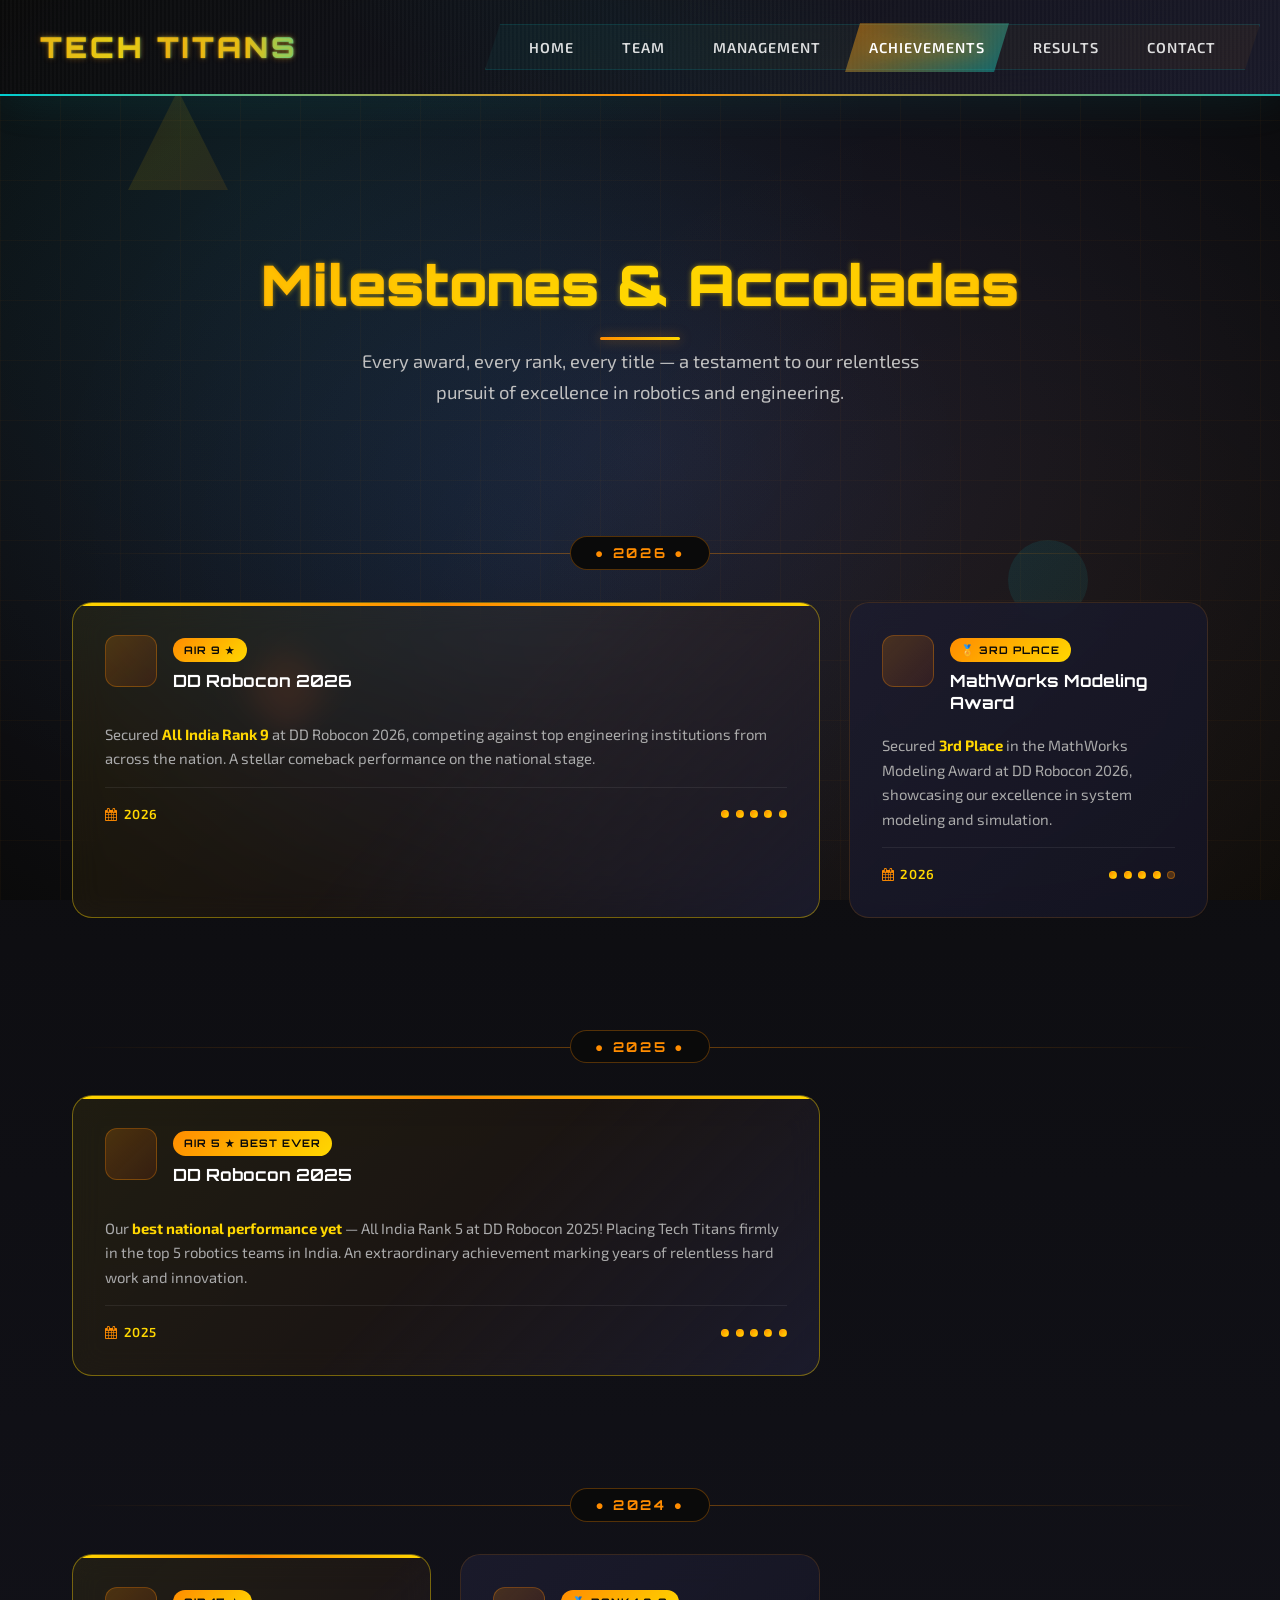
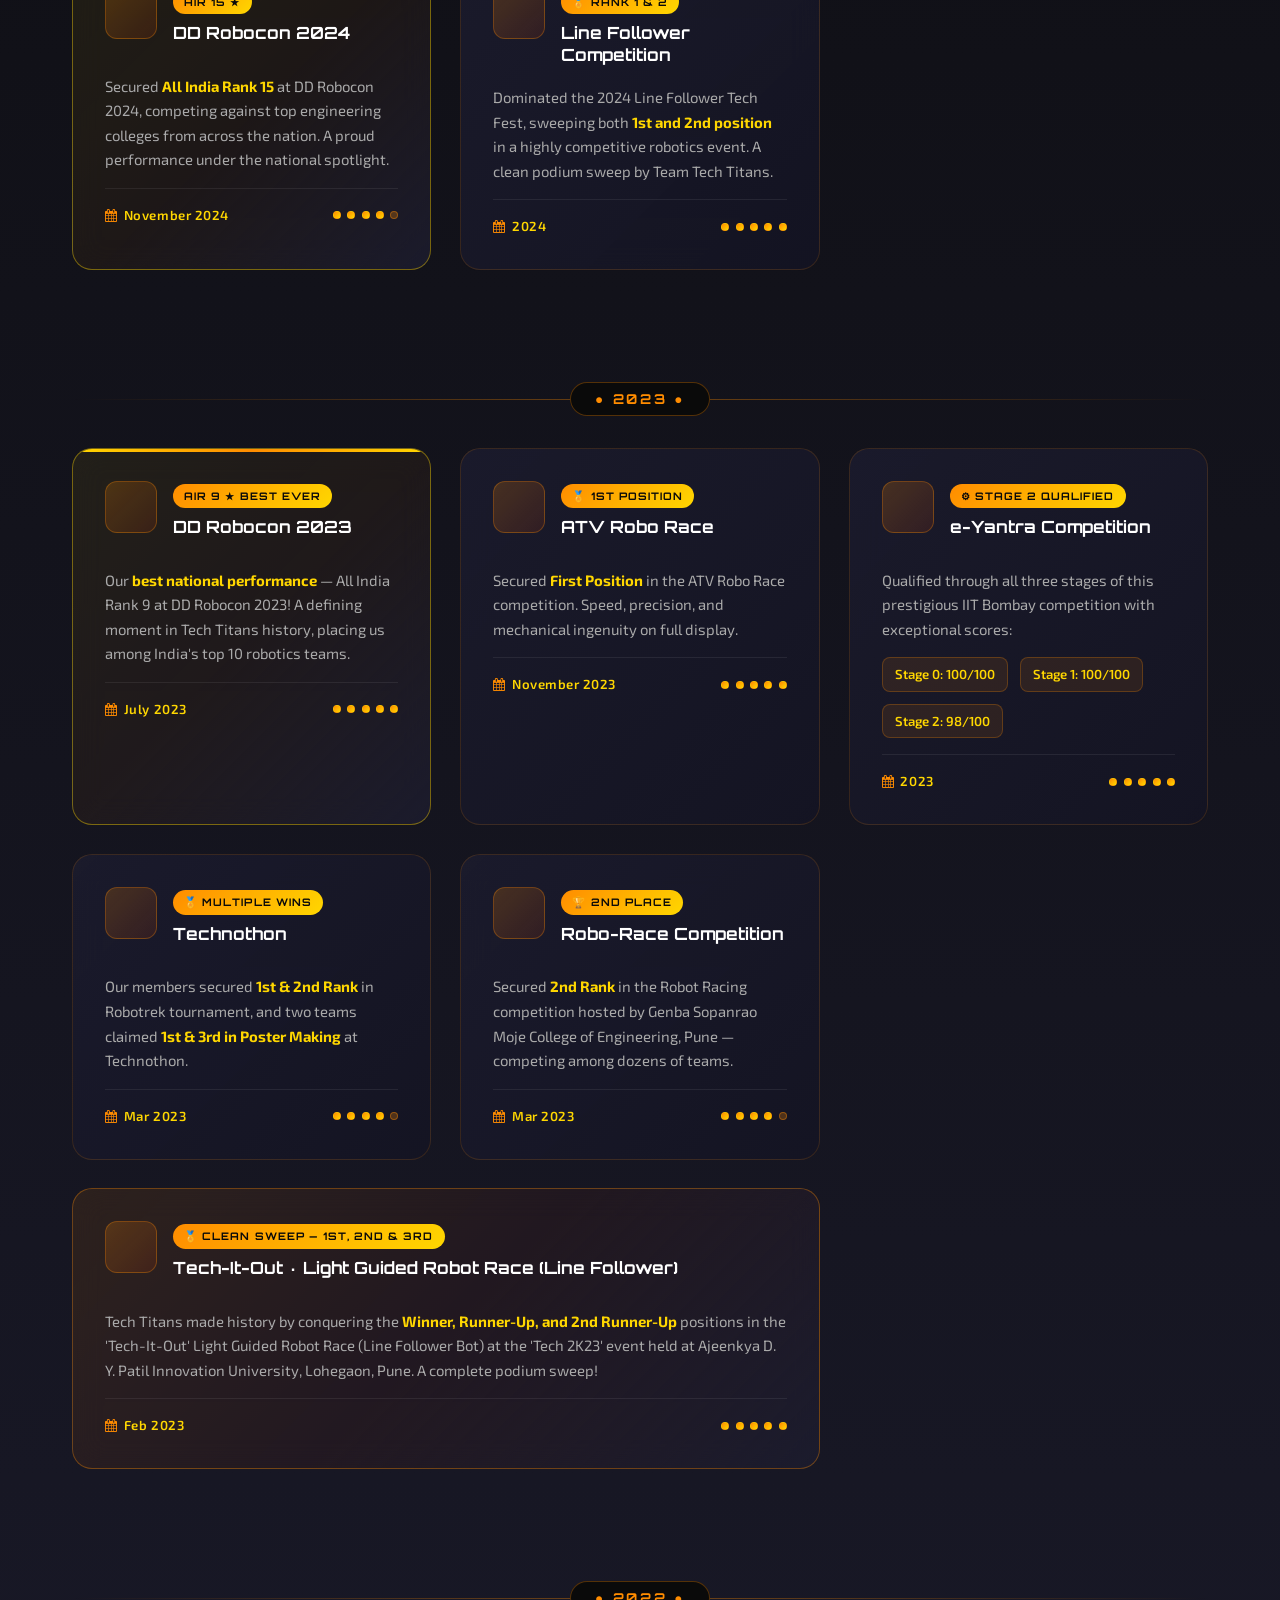
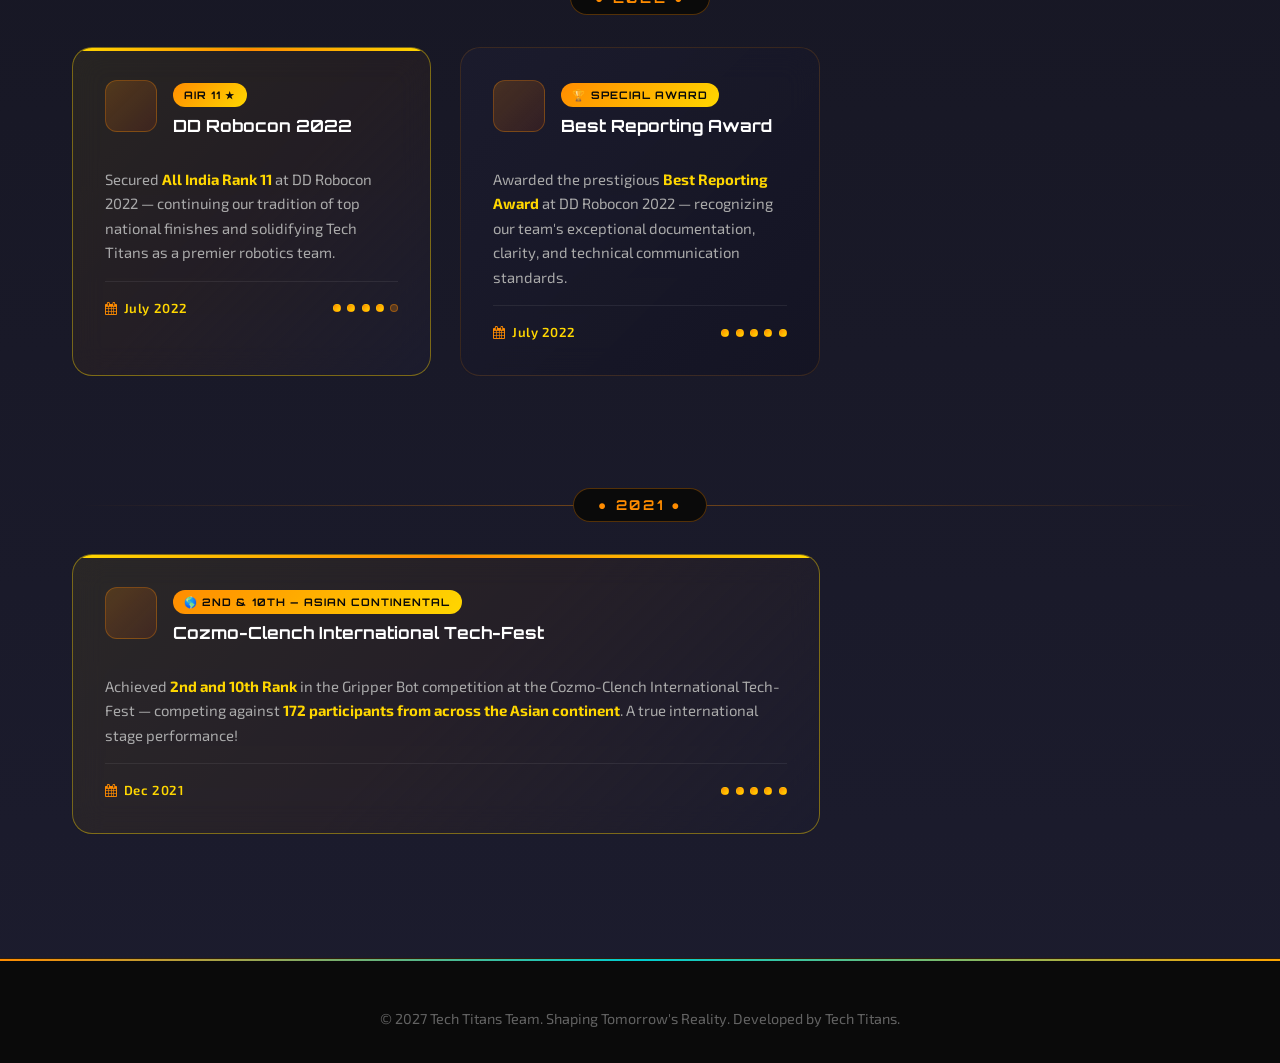
<file: achievements.html>
<!DOCTYPE html>
<html lang="en">
<head>
    <meta charset="UTF-8">
    <meta name="viewport" content="width=device-width, initial-scale=1.0">
    <title>Achievements - Tech Titans</title>
    <meta name="description" content="Tech Titans PVPIT achievements and milestones in robotics competitions including ABU Robocon, Line Follower, and more.">
    <link rel="stylesheet" href="css/style.css">
    <link rel="stylesheet" href="https://cdnjs.cloudflare.com/ajax/libs/font-awesome/4.7.0/css/font-awesome.min.css">
    <style>
        /* ===== ACHIEVEMENTS PAGE STYLES ===== */
        .achievements-hero {
            text-align: center;
            padding: 5rem 0 3rem;
            position: relative;
        }
        .achievements-hero .section-title {
            font-size: clamp(2rem, 5vw, 3.5rem);
            background: linear-gradient(135deg, #FF8C00, #FFD700, #FFA500);
            -webkit-background-clip: text;
            -webkit-text-fill-color: transparent;
            background-clip: text;
            margin-bottom: 1rem;
        }
        .achievements-hero .subtitle-text {
            color: #C0C0C0;
            font-size: 1.15rem;
            max-width: 600px;
            margin: 0 auto 2rem;
            line-height: 1.7;
        }
        .achievements-stats {
            display: flex;
            justify-content: center;
            gap: 2.5rem;
            flex-wrap: wrap;
            margin: 2rem 0 4rem;
        }
        .stat-bubble {
            background: linear-gradient(135deg, rgba(255,140,0,0.12), rgba(255,215,0,0.06));
            border: 1px solid rgba(255,140,0,0.3);
            border-radius: 16px;
            padding: 1.5rem 2rem;
            text-align: center;
            min-width: 130px;
            backdrop-filter: blur(10px);
            transition: transform 0.3s ease, box-shadow 0.3s ease;
        }
        .stat-bubble:hover {
            transform: translateY(-4px);
            box-shadow: 0 12px 30px rgba(255,140,0,0.25);
        }
        .stat-number {
            font-family: 'Orbitron', monospace;
            font-size: 2.2rem;
            font-weight: 900;
            background: linear-gradient(135deg, #FF8C00, #FFD700);
            -webkit-background-clip: text;
            -webkit-text-fill-color: transparent;
            background-clip: text;
            line-height: 1;
        }
        .stat-label {
            color: #C0C0C0;
            font-size: 0.8rem;
            letter-spacing: 0.08em;
            text-transform: uppercase;
            margin-top: 0.4rem;
        }

        /* ===== ACHIEVEMENT CARDS GRID ===== */
        .achievements-grid {
            display: grid;
            grid-template-columns: repeat(auto-fill, minmax(320px, 1fr));
            gap: 1.8rem;
            padding: 0 0 4rem;
        }
        .ach-card {
            background: linear-gradient(135deg, rgba(28,28,46,0.85), rgba(20,20,35,0.9));
            border: 1px solid rgba(255,140,0,0.15);
            border-radius: 20px;
            padding: 2rem;
            position: relative;
            overflow: hidden;
            backdrop-filter: blur(15px);
            transition: transform 0.35s cubic-bezier(0.25,0.8,0.25,1), box-shadow 0.35s ease, border-color 0.35s ease;
            cursor: default;
        }
        .ach-card::before {
            content: '';
            position: absolute;
            top: 0; left: 0; right: 0;
            height: 3px;
            background: linear-gradient(90deg, #FF8C00, #FFD700, #FF4500);
            opacity: 0;
            transition: opacity 0.35s ease;
        }
        .ach-card:hover {
            transform: translateY(-8px);
            box-shadow: 0 20px 50px rgba(255,140,0,0.2), 0 0 0 1px rgba(255,140,0,0.3);
            border-color: rgba(255,140,0,0.4);
        }
        .ach-card:hover::before {
            opacity: 1;
        }
        .ach-card.featured {
            grid-column: span 2;
            background: linear-gradient(135deg, rgba(255,140,0,0.1), rgba(255,69,0,0.05), rgba(28,28,46,0.9));
            border-color: rgba(255,140,0,0.35);
        }
        @media (max-width: 700px) {
            .ach-card.featured { grid-column: span 1; }
        }
        .card-header {
            display: flex;
            align-items: flex-start;
            gap: 1rem;
            margin-bottom: 1.2rem;
        }
        .card-icon {
            width: 52px;
            height: 52px;
            border-radius: 12px;
            background: linear-gradient(135deg, rgba(255,140,0,0.2), rgba(255,69,0,0.1));
            border: 1px solid rgba(255,140,0,0.3);
            display: flex;
            align-items: center;
            justify-content: center;
            font-size: 1.4rem;
            flex-shrink: 0;
            transition: transform 0.3s ease;
        }
        .ach-card:hover .card-icon {
            transform: rotate(10deg) scale(1.1);
        }
        .card-icon .fa {
            color: #FF8C00;
        }
        .card-title-group {
            flex: 1;
        }
        .card-rank-badge {
            display: inline-block;
            font-family: 'Orbitron', monospace;
            font-size: 0.65rem;
            font-weight: 700;
            letter-spacing: 0.1em;
            text-transform: uppercase;
            padding: 0.25rem 0.7rem;
            border-radius: 50px;
            background: linear-gradient(135deg, #FF8C00, #FFD700);
            color: #0A0A0A;
            margin-bottom: 0.5rem;
        }
        .card-title {
            font-family: 'Orbitron', monospace;
            font-size: 1.05rem;
            font-weight: 700;
            color: #fff;
            line-height: 1.3;
            margin: 0;
        }
        .card-body p {
            color: #aaa;
            font-size: 0.93rem;
            line-height: 1.65;
            margin: 0 0 1rem;
        }
        .card-footer {
            display: flex;
            align-items: center;
            justify-content: space-between;
            padding-top: 1rem;
            border-top: 1px solid rgba(255,255,255,0.07);
        }
        .card-date {
            display: flex;
            align-items: center;
            gap: 0.4rem;
            color: #FFD700;
            font-size: 0.82rem;
            font-weight: 600;
            letter-spacing: 0.04em;
        }
        .card-date .fa {
            color: #FF8C00;
        }
        .card-score {
            display: flex;
            gap: 0.4rem;
        }
        .score-pip {
            width: 8px; height: 8px;
            border-radius: 50%;
            background: rgba(255,140,0,0.25);
            border: 1px solid rgba(255,140,0,0.4);
        }
        .score-pip.filled {
            background: linear-gradient(135deg, #FF8C00, #FFD700);
            border-color: transparent;
        }

        /* Robocon AIR special highlight */
        .ach-card.gold-highlight {
            border-color: rgba(255,215,0,0.4);
            background: linear-gradient(135deg, rgba(255,215,0,0.07), rgba(255,140,0,0.05), rgba(28,28,46,0.9));
        }
        .ach-card.gold-highlight::before {
            opacity: 1;
            background: linear-gradient(90deg, #FFD700, #FF8C00, #FFD700);
        }

        /* Section divider */
        .year-divider {
            text-align: center;
            margin: 3rem 0 2rem;
            position: relative;
        }
        .year-divider::before {
            content: '';
            position: absolute;
            top: 50%;
            left: 0; right: 0;
            height: 1px;
            background: linear-gradient(90deg, transparent, rgba(255,140,0,0.4), transparent);
        }
        .year-divider span {
            position: relative;
            display: inline-block;
            font-family: 'Orbitron', monospace;
            font-size: 0.85rem;
            font-weight: 700;
            letter-spacing: 0.2em;
            color: #FF8C00;
            background: var(--dark-bg-base, #0A0A0A);
            padding: 0.3rem 1.5rem;
            border: 1px solid rgba(255,140,0,0.3);
            border-radius: 50px;
        }

        /* Score display for e-Yantra */
        .score-list {
            list-style: none;
            padding: 0;
            margin: 0.5rem 0 1rem;
            display: flex;
            gap: 0.8rem;
            flex-wrap: wrap;
        }
        .score-list li {
            background: rgba(255,140,0,0.1);
            border: 1px solid rgba(255,140,0,0.25);
            border-radius: 8px;
            padding: 0.35rem 0.75rem;
            font-size: 0.82rem;
            color: #FFD700;
            font-weight: 600;
        }
    </style>
</head>
<body>
    <div class="custom-cursor-dot"></div>
    <div class="custom-cursor-ring"></div>

    <div class="bg-animation"></div>
    <div class="geometry geometry-1"></div>
    <div class="geometry geometry-2"></div>
    <div class="geometry geometry-3"></div>

    <nav class="navbar" id="navbar">
        <div class="nav-container">
            <a href="index.html" class="logo">Tech Titans</a>
            <ul class="nav-links" id="nav-menu">
                <li><a href="index.html">Home</a></li>
                <li><a href="team.html">Team</a></li>
                <li><a href="management.html">Management</a></li>
                <li><a href="achievements.html" class="active">Achievements</a></li>
                <li><a href="results.html">Results</a></li>
                <li><a href="contact.html">Contact</a></li>
            </ul>
            <button class="mobile-menu-toggle" id="mobile-menu-button" aria-label="Toggle menu" aria-expanded="false">
                <span></span>
                <span></span>
                <span></span>
            </button>
        </div>
    </nav>

    <main>
        <section class="section" id="achievements-page">
            <div class="container">

                <!-- ===== HERO ===== -->
                <div class="achievements-hero">
                    <h1 class="section-title reveal">Milestones &amp; Accolades</h1>
                    <p class="subtitle-text reveal delay-1">Every award, every rank, every title — a testament to our relentless pursuit of excellence in robotics and engineering.</p>
                </div>

                <!-- ===== 2026 SECTION ===== -->
                <div class="year-divider reveal"><span>&#9679; 2026 &#9679;</span></div>

                <div class="achievements-grid">

                    <!-- AIR 9 — 2026 -->
                    <div class="ach-card gold-highlight featured reveal delay-1">
                        <div class="card-header">
                            <div class="card-icon"><i class="fa fa-trophy"></i></div>
                            <div class="card-title-group">
                                <span class="card-rank-badge">AIR 9 &#9733;</span>
                                <h2 class="card-title">DD Robocon 2026</h2>
                            </div>
                        </div>
                        <div class="card-body">
                            <p>Secured <strong style="color:#FFD700;">All India Rank 9</strong> at DD Robocon 2026, competing against top engineering institutions from across the nation. A stellar comeback performance on the national stage.</p>
                        </div>
                        <div class="card-footer">
                            <div class="card-date"><i class="fa fa-calendar"></i> 2026</div>
                            <div class="card-score">
                                <div class="score-pip filled"></div><div class="score-pip filled"></div>
                                <div class="score-pip filled"></div><div class="score-pip filled"></div>
                                <div class="score-pip filled"></div>
                            </div>
                        </div>
                    </div>

                    <!-- MathWorks Modeling Award 2026 -->
                    <div class="ach-card reveal delay-2">
                        <div class="card-header">
                            <div class="card-icon"><i class="fa fa-cogs"></i></div>
                            <div class="card-title-group">
                                <span class="card-rank-badge">&#127941; 3rd Place</span>
                                <h2 class="card-title">MathWorks Modeling Award</h2>
                            </div>
                        </div>
                        <div class="card-body">
                            <p>Secured <strong style="color:#FFD700;">3rd Place</strong> in the MathWorks Modeling Award at DD Robocon 2026, showcasing our excellence in system modeling and simulation.</p>
                        </div>
                        <div class="card-footer">
                            <div class="card-date"><i class="fa fa-calendar"></i> 2026</div>
                            <div class="card-score">
                                <div class="score-pip filled"></div><div class="score-pip filled"></div>
                                <div class="score-pip filled"></div><div class="score-pip filled"></div>
                                <div class="score-pip"></div>
                            </div>
                        </div>
                    </div>

                </div>

                <!-- ===== 2025 SECTION ===== -->
                <div class="year-divider reveal"><span>&#9679; 2025 &#9679;</span></div>

                <div class="achievements-grid">

                    <!-- AIR 5 — 2025 -->
                    <div class="ach-card gold-highlight featured reveal delay-1">
                        <div class="card-header">
                            <div class="card-icon"><i class="fa fa-trophy"></i></div>
                            <div class="card-title-group">
                                <span class="card-rank-badge">AIR 5 &#9733; Best Ever</span>
                                <h2 class="card-title">DD Robocon 2025</h2>
                            </div>
                        </div>
                        <div class="card-body">
                            <p>Our <strong style="color:#FFD700;">best national performance yet</strong> — All India Rank 5 at DD Robocon 2025! Placing Tech Titans firmly in the top 5 robotics teams in India. An extraordinary achievement marking years of relentless hard work and innovation.</p>
                        </div>
                        <div class="card-footer">
                            <div class="card-date"><i class="fa fa-calendar"></i> 2025</div>
                            <div class="card-score">
                                <div class="score-pip filled"></div><div class="score-pip filled"></div>
                                <div class="score-pip filled"></div><div class="score-pip filled"></div>
                                <div class="score-pip filled"></div>
                            </div>
                        </div>
                    </div>

                </div>

                <!-- ===== 2024 SECTION ===== -->
                <div class="year-divider reveal"><span>&#9679; 2024 &#9679;</span></div>

                <div class="achievements-grid">

                    <!-- AIR 15 — 2024 -->
                    <div class="ach-card gold-highlight reveal delay-1">
                        <div class="card-header">
                            <div class="card-icon"><i class="fa fa-trophy"></i></div>
                            <div class="card-title-group">
                                <span class="card-rank-badge">AIR 15 &#9733;</span>
                                <h2 class="card-title">DD Robocon 2024</h2>
                            </div>
                        </div>
                        <div class="card-body">
                            <p>Secured <strong style="color:#FFD700;">All India Rank 15</strong> at DD Robocon 2024, competing against top engineering colleges from across the nation. A proud performance under the national spotlight.</p>
                        </div>
                        <div class="card-footer">
                            <div class="card-date"><i class="fa fa-calendar"></i> November 2024</div>
                            <div class="card-score">
                                <div class="score-pip filled"></div><div class="score-pip filled"></div>
                                <div class="score-pip filled"></div><div class="score-pip filled"></div>
                                <div class="score-pip"></div>
                            </div>
                        </div>
                    </div>

                    <!-- Line Follower 2024 -->
                    <div class="ach-card reveal delay-2">
                        <div class="card-header">
                            <div class="card-icon"><i class="fa fa-road"></i></div>
                            <div class="card-title-group">
                                <span class="card-rank-badge">&#127941; Rank 1 &amp; 2</span>
                                <h2 class="card-title">Line Follower Competition</h2>
                            </div>
                        </div>
                        <div class="card-body">
                            <p>Dominated the 2024 Line Follower Tech Fest, sweeping both <strong style="color:#FFD700;">1st and 2nd position</strong> in a highly competitive robotics event. A clean podium sweep by Team Tech Titans.</p>
                        </div>
                        <div class="card-footer">
                            <div class="card-date"><i class="fa fa-calendar"></i> 2024</div>
                            <div class="card-score">
                                <div class="score-pip filled"></div><div class="score-pip filled"></div>
                                <div class="score-pip filled"></div><div class="score-pip filled"></div>
                                <div class="score-pip filled"></div>
                            </div>
                        </div>
                    </div>

                </div>

                <!-- ===== 2023 SECTION ===== -->
                <div class="year-divider reveal"><span>&#9679; 2023 &#9679;</span></div>

                <div class="achievements-grid">

                    <!-- AIR 9 — 2023 -->
                    <div class="ach-card gold-highlight reveal delay-1">
                        <div class="card-header">
                            <div class="card-icon"><i class="fa fa-trophy"></i></div>
                            <div class="card-title-group">
                                <span class="card-rank-badge">AIR 9 &#9733; Best Ever</span>
                                <h2 class="card-title">DD Robocon 2023</h2>
                            </div>
                        </div>
                        <div class="card-body">
                            <p>Our <strong style="color:#FFD700;">best national performance</strong> — All India Rank 9 at DD Robocon 2023! A defining moment in Tech Titans history, placing us among India's top 10 robotics teams.</p>
                        </div>
                        <div class="card-footer">
                            <div class="card-date"><i class="fa fa-calendar"></i> July 2023</div>
                            <div class="card-score">
                                <div class="score-pip filled"></div><div class="score-pip filled"></div>
                                <div class="score-pip filled"></div><div class="score-pip filled"></div>
                                <div class="score-pip filled"></div>
                            </div>
                        </div>
                    </div>

                    <!-- ATV Robo Race 2023 -->
                    <div class="ach-card reveal delay-2">
                        <div class="card-header">
                            <div class="card-icon"><i class="fa fa-flag-checkered"></i></div>
                            <div class="card-title-group">
                                <span class="card-rank-badge">&#127941; 1st Position</span>
                                <h2 class="card-title">ATV Robo Race</h2>
                            </div>
                        </div>
                        <div class="card-body">
                            <p>Secured <strong style="color:#FFD700;">First Position</strong> in the ATV Robo Race competition. Speed, precision, and mechanical ingenuity on full display.</p>
                        </div>
                        <div class="card-footer">
                            <div class="card-date"><i class="fa fa-calendar"></i> November 2023</div>
                            <div class="card-score">
                                <div class="score-pip filled"></div><div class="score-pip filled"></div>
                                <div class="score-pip filled"></div><div class="score-pip filled"></div>
                                <div class="score-pip filled"></div>
                            </div>
                        </div>
                    </div>

                    <!-- e-Yantra -->
                    <div class="ach-card reveal delay-3">
                        <div class="card-header">
                            <div class="card-icon"><i class="fa fa-microchip"></i></div>
                            <div class="card-title-group">
                                <span class="card-rank-badge">&#9881; Stage 2 Qualified</span>
                                <h2 class="card-title">e-Yantra Competition</h2>
                            </div>
                        </div>
                        <div class="card-body">
                            <p>Qualified through all three stages of this prestigious IIT Bombay competition with exceptional scores:</p>
                            <ul class="score-list">
                                <li>Stage 0: 100/100</li>
                                <li>Stage 1: 100/100</li>
                                <li>Stage 2: 98/100</li>
                            </ul>
                        </div>
                        <div class="card-footer">
                            <div class="card-date"><i class="fa fa-calendar"></i> 2023</div>
                            <div class="card-score">
                                <div class="score-pip filled"></div><div class="score-pip filled"></div>
                                <div class="score-pip filled"></div><div class="score-pip filled"></div>
                                <div class="score-pip filled"></div>
                            </div>
                        </div>
                    </div>

                    <!-- Technothon -->
                    <div class="ach-card reveal delay-4">
                        <div class="card-header">
                            <div class="card-icon"><i class="fa fa-bolt"></i></div>
                            <div class="card-title-group">
                                <span class="card-rank-badge">&#127941; Multiple Wins</span>
                                <h2 class="card-title">Technothon</h2>
                            </div>
                        </div>
                        <div class="card-body">
                            <p>Our members secured <strong style="color:#FFD700;">1st &amp; 2nd Rank</strong> in Robotrek tournament, and two teams claimed <strong style="color:#FFD700;">1st &amp; 3rd in Poster Making</strong> at Technothon.</p>
                        </div>
                        <div class="card-footer">
                            <div class="card-date"><i class="fa fa-calendar"></i> Mar 2023</div>
                            <div class="card-score">
                                <div class="score-pip filled"></div><div class="score-pip filled"></div>
                                <div class="score-pip filled"></div><div class="score-pip filled"></div>
                                <div class="score-pip"></div>
                            </div>
                        </div>
                    </div>

                    <!-- Robo-Race GSM -->
                    <div class="ach-card reveal delay-1">
                        <div class="card-header">
                            <div class="card-icon"><i class="fa fa-flag"></i></div>
                            <div class="card-title-group">
                                <span class="card-rank-badge">&#127942; 2nd Place</span>
                                <h2 class="card-title">Robo-Race Competition</h2>
                            </div>
                        </div>
                        <div class="card-body">
                            <p>Secured <strong style="color:#FFD700;">2nd Rank</strong> in the Robot Racing competition hosted by Genba Sopanrao Moje College of Engineering, Pune — competing among dozens of teams.</p>
                        </div>
                        <div class="card-footer">
                            <div class="card-date"><i class="fa fa-calendar"></i> Mar 2023</div>
                            <div class="card-score">
                                <div class="score-pip filled"></div><div class="score-pip filled"></div>
                                <div class="score-pip filled"></div><div class="score-pip filled"></div>
                                <div class="score-pip"></div>
                            </div>
                        </div>
                    </div>

                    <!-- Tech-It-Out -->
                    <div class="ach-card featured reveal delay-2">
                        <div class="card-header">
                            <div class="card-icon"><i class="fa fa-star"></i></div>
                            <div class="card-title-group">
                                <span class="card-rank-badge">&#127941; Clean Sweep — 1st, 2nd &amp; 3rd</span>
                                <h2 class="card-title">Tech-It-Out · Light Guided Robot Race (Line Follower)</h2>
                            </div>
                        </div>
                        <div class="card-body">
                            <p>Tech Titans made history by conquering the <strong style="color:#FFD700;">Winner, Runner-Up, and 2nd Runner-Up</strong> positions in the 'Tech-It-Out' Light Guided Robot Race (Line Follower Bot) at the 'Tech 2K23' event held at Ajeenkya D. Y. Patil Innovation University, Lohegaon, Pune. A complete podium sweep!</p>
                        </div>
                        <div class="card-footer">
                            <div class="card-date"><i class="fa fa-calendar"></i> Feb 2023</div>
                            <div class="card-score">
                                <div class="score-pip filled"></div><div class="score-pip filled"></div>
                                <div class="score-pip filled"></div><div class="score-pip filled"></div>
                                <div class="score-pip filled"></div>
                            </div>
                        </div>
                    </div>

                </div>

                <!-- ===== 2022 SECTION ===== -->
                <div class="year-divider reveal"><span>&#9679; 2022 &#9679;</span></div>

                <div class="achievements-grid">

                    <!-- AIR 11 — 2022 -->
                    <div class="ach-card gold-highlight reveal delay-1">
                        <div class="card-header">
                            <div class="card-icon"><i class="fa fa-trophy"></i></div>
                            <div class="card-title-group">
                                <span class="card-rank-badge">AIR 11 &#9733;</span>
                                <h2 class="card-title">DD Robocon 2022</h2>
                            </div>
                        </div>
                        <div class="card-body">
                            <p>Secured <strong style="color:#FFD700;">All India Rank 11</strong> at DD Robocon 2022 — continuing our tradition of top national finishes and solidifying Tech Titans as a premier robotics team.</p>
                        </div>
                        <div class="card-footer">
                            <div class="card-date"><i class="fa fa-calendar"></i> July 2022</div>
                            <div class="card-score">
                                <div class="score-pip filled"></div><div class="score-pip filled"></div>
                                <div class="score-pip filled"></div><div class="score-pip filled"></div>
                                <div class="score-pip"></div>
                            </div>
                        </div>
                    </div>

                    <!-- Best Reporting 2022 -->
                    <div class="ach-card reveal delay-2">
                        <div class="card-header">
                            <div class="card-icon"><i class="fa fa-file-text"></i></div>
                            <div class="card-title-group">
                                <span class="card-rank-badge">&#127942; Special Award</span>
                                <h2 class="card-title">Best Reporting Award</h2>
                            </div>
                        </div>
                        <div class="card-body">
                            <p>Awarded the prestigious <strong style="color:#FFD700;">Best Reporting Award</strong> at DD Robocon 2022 — recognizing our team's exceptional documentation, clarity, and technical communication standards.</p>
                        </div>
                        <div class="card-footer">
                            <div class="card-date"><i class="fa fa-calendar"></i> July 2022</div>
                            <div class="card-score">
                                <div class="score-pip filled"></div><div class="score-pip filled"></div>
                                <div class="score-pip filled"></div><div class="score-pip filled"></div>
                                <div class="score-pip filled"></div>
                            </div>
                        </div>
                    </div>

                </div>

                <!-- ===== 2021 SECTION ===== -->
                <div class="year-divider reveal"><span>&#9679; 2021 &#9679;</span></div>

                <div class="achievements-grid">

                    <!-- Cozmo-Clench -->
                    <div class="ach-card featured gold-highlight reveal delay-1">
                        <div class="card-header">
                            <div class="card-icon"><i class="fa fa-globe"></i></div>
                            <div class="card-title-group">
                                <span class="card-rank-badge">&#127758; 2nd &amp; 10th — Asian Continental</span>
                                <h2 class="card-title">Cozmo-Clench International Tech-Fest</h2>
                            </div>
                        </div>
                        <div class="card-body">
                            <p>Achieved <strong style="color:#FFD700;">2nd and 10th Rank</strong> in the Gripper Bot competition at the Cozmo-Clench International Tech-Fest — competing against <strong style="color:#FFD700;">172 participants from across the Asian continent</strong>. A true international stage performance!</p>
                        </div>
                        <div class="card-footer">
                            <div class="card-date"><i class="fa fa-calendar"></i> Dec 2021</div>
                            <div class="card-score">
                                <div class="score-pip filled"></div><div class="score-pip filled"></div>
                                <div class="score-pip filled"></div><div class="score-pip filled"></div>
                                <div class="score-pip filled"></div>
                            </div>
                        </div>
                    </div>

                </div>

            </div>
        </section>
    </main>

    <footer class="footer">
        <div class="container">
            <div class="footer-content">
                <div class="footer-text">
                    <p>© 2027 Tech Titans Team. Shaping Tomorrow's Reality. Developed by Tech Titans.</p>
                </div>
            </div>
        </div>
    </footer>

    <script src="js/script.js"></script>
</body>
</html>
</file>
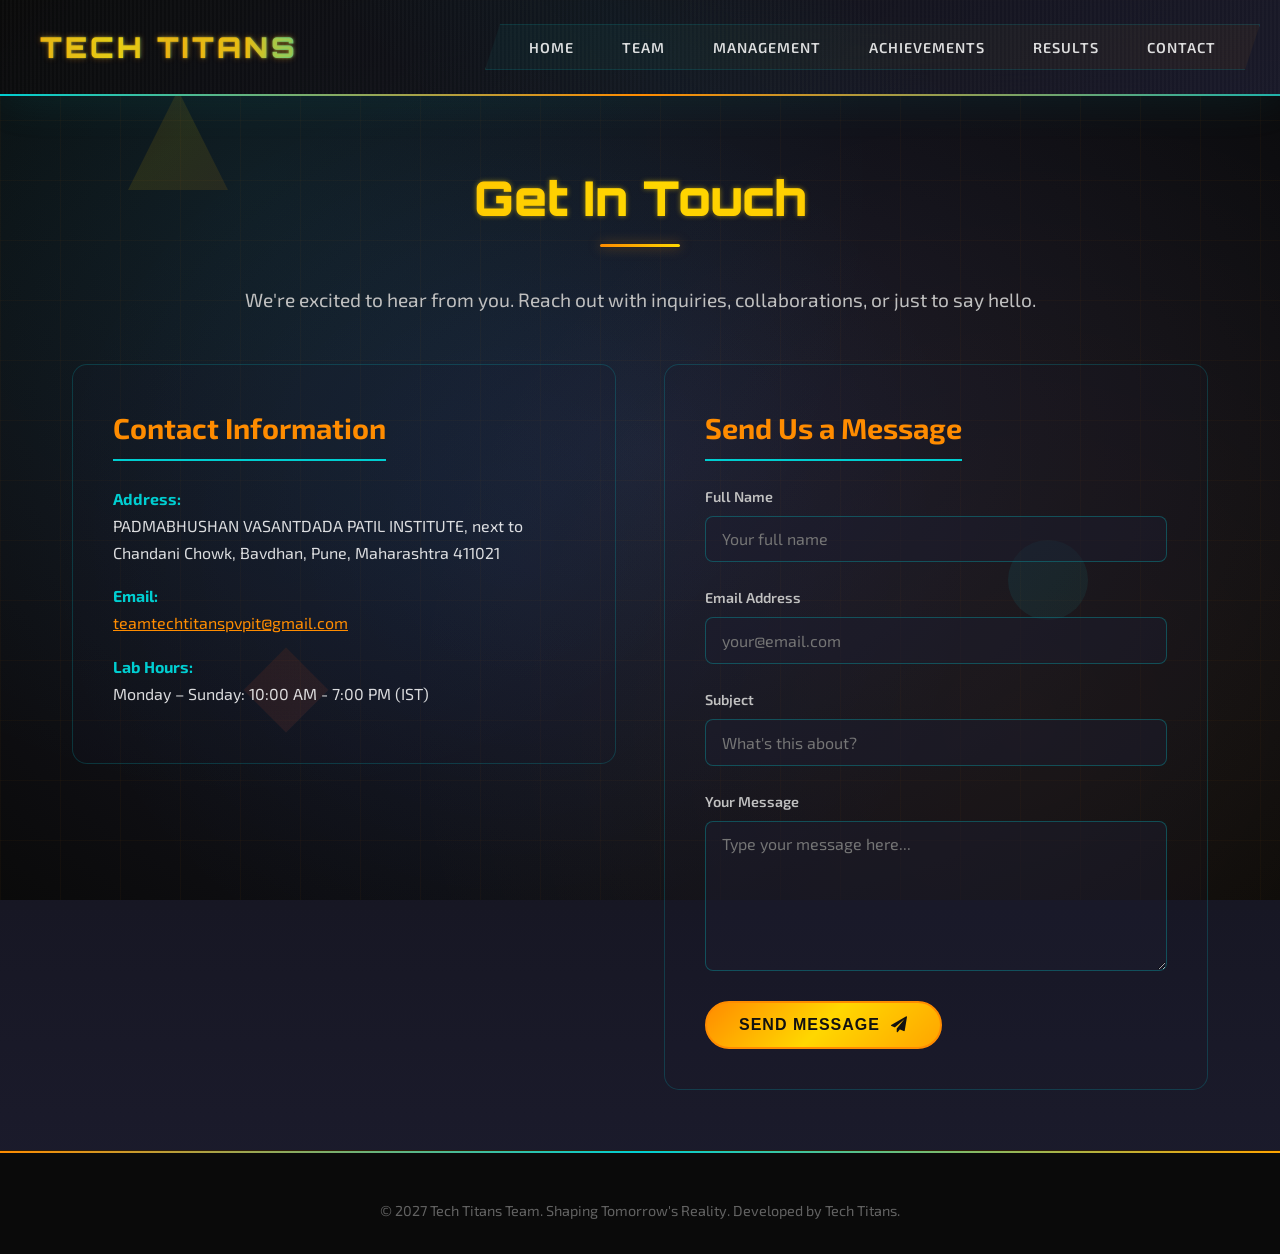
<file: contact.html>
<!DOCTYPE html>
<html lang="en">
<head>
    <meta charset="UTF-8">
    <meta name="viewport" content="width=device-width, initial-scale=1.0">
    <title>Contact - Tech Titans</title> <!-- CHANGE PAGE TITLE -->
    <link rel="stylesheet" href="css/style.css">
    <link rel="stylesheet" href="https://cdnjs.cloudflare.com/ajax/libs/font-awesome/4.7.0/css/font-awesome.min.css">
</head>
<body>
    <!-- Scroll Progress Bar -->
    <div id="scroll-progress-bar"></div>

    <div class="custom-cursor-dot"></div>
    <div class="custom-cursor-ring"></div>

    <div class="bg-animation"></div>

    <div class="geometry geometry-1"></div>
    <div class="geometry geometry-2"></div>
    <div class="geometry geometry-3"></div>

    <nav class="navbar" id="navbar">
        <div class="nav-container">
            <a href="index.html" class="logo">Tech Titans</a> <!-- Link logo to homepage -->
            <ul class="nav-links" id="nav-menu">
                <li><a href="index.html">Home</a></li>
                <li><a href="team.html">Team</a></li>
                <li><a href="management.html">Management</a></li>
                <li><a href="achievements.html">Achievements</a></li>
                <li><a href="results.html">Results</a></li>
                <li><a href="contact.html">Contact</a></li>
            </ul>
            <button class="mobile-menu-toggle" id="mobile-menu-button" aria-label="Toggle menu" aria-expanded="false">
                <span></span>
                <span></span>
                <span></span>
            </button>
        </div>
    </nav>

        <main>
        <section class="section" id="contact-page">
            <div class="container">
                <h2 class="section-title reveal">Get In Touch</h2>
                <p class="section-subtitle reveal" style="text-align: center; color: var(--helmet-highlight-silver); margin-bottom: 3rem; font-size: 1.2rem;">We're excited to hear from you. Reach out with inquiries, collaborations, or just to say hello.</p>
                <div class="contact-grid">
                    <div class="contact-info reveal delay-1">
                        <h3>Contact Information</h3>
                        <p><strong>Address:</strong><br>PADMABHUSHAN VASANTDADA PATIL INSTITUTE, next to Chandani Chowk, Bavdhan, Pune, Maharashtra 411021</p>
                        <p><strong>Email:</strong><br><a href="mailto:teamtechtitanspvpit@gmail.com" style="color: var(--golden-orange-start);">teamtechtitanspvpit@gmail.com</a></p>
                        <p><strong>Lab Hours:</strong><br>Monday – Sunday: 10:00 AM - 7:00 PM (IST)</p>
                    </div>
                    <div class="contact-form-container reveal delay-2">
                        <h3>Send Us a Message</h3>
                        <form action="https://formsubmit.co/teamtechtitanspvpit@gmail.com" method="POST">
                            <!-- FormSubmit config -->
                            <input type="hidden" name="_subject" value="New Message from Tech Titans Website">
                            <input type="hidden" name="_captcha" value="false">
                            <input type="hidden" name="_template" value="table">
                            <input type="text" name="_honey" style="display:none">
                            <div class="form-group">
                                <label for="name">Full Name</label>
                                <input type="text" id="name" name="name" required placeholder="Your full name">
                            </div>
                            <div class="form-group">
                                <label for="email">Email Address</label>
                                <input type="email" id="email" name="email" required placeholder="your@email.com">
                            </div>
                            <div class="form-group">
                                <label for="subject">Subject</label>
                                <input type="text" id="subject" name="subject" required placeholder="What's this about?">
                            </div>
                            <div class="form-group">
                                <label for="message">Your Message</label>
                                <textarea id="message" name="message" required placeholder="Type your message here..."></textarea>
                            </div>
                            <button type="submit" class="cta-button primary submit-btn">Send Message &nbsp;<i class="fa fa-paper-plane"></i></button>
                        </form>
                    </div>
                </div>
            </div>
        </section>
    </main>

    <footer class="footer">
        <div class="container">
            <div class="footer-content">
                <div class="footer-text">
                    <p>© 2027 Tech Titans Team. Shaping Tomorrow's Reality. Developed by Tech Titans.</p>
                </div>
            </div>
        </div>
    </footer>

    <!-- Back to Top Button -->
    <button id="back-to-top" aria-label="Back to top"><i class="fa fa-chevron-up"></i></button>

    <script src="js/script.js"></script>
</body>
</html>
</file>
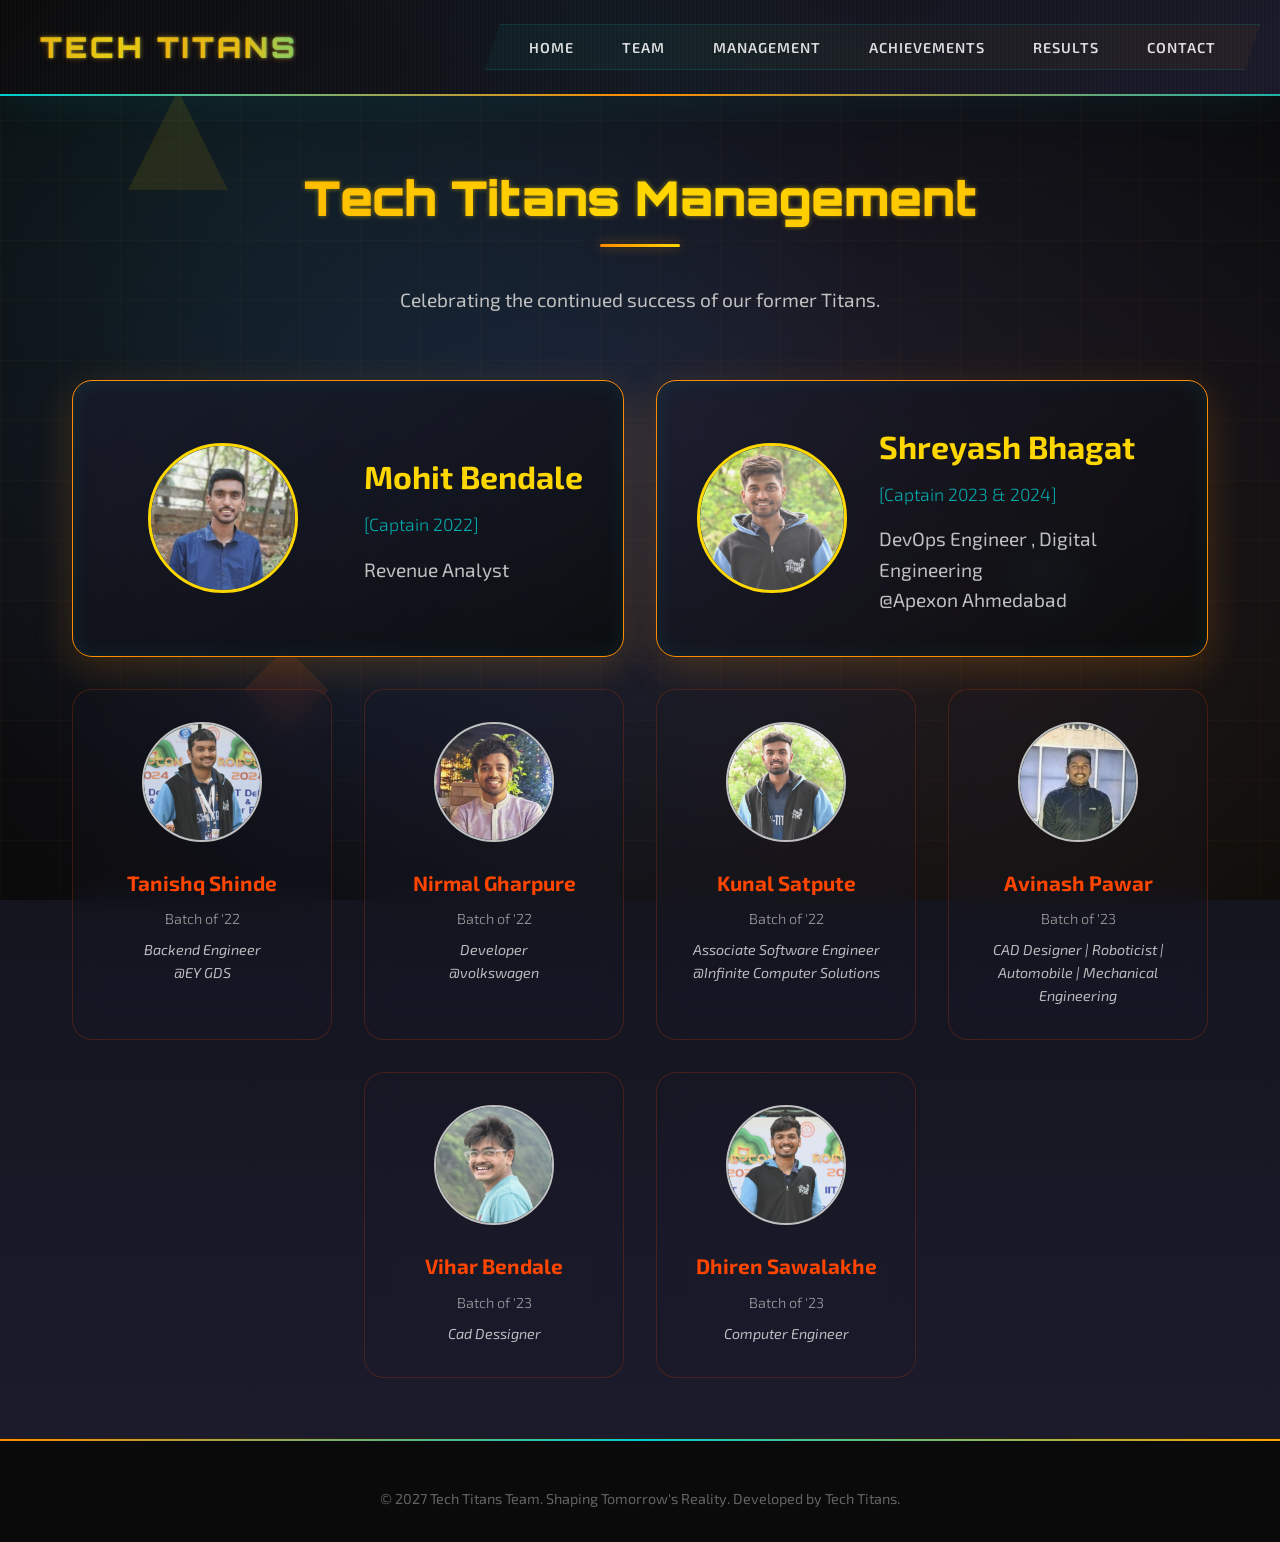
<file: management.html>
<!DOCTYPE html>
<html lang="en">
<head>
    <meta charset="UTF-8">
    <meta name="viewport" content="width=device-width, initial-scale=1.0">
    <title>Alumni - Tech Titans</title>
    <link rel="stylesheet" href="css/style.css">
    <link rel="stylesheet" href="https://cdnjs.cloudflare.com/ajax/libs/font-awesome/4.7.0/css/font-awesome.min.css">
</head>
<body>
    <!-- Scroll Progress Bar -->
    <div id="scroll-progress-bar"></div>

    <div class="custom-cursor-dot"></div>
    <div class="custom-cursor-ring"></div>

    <div class="bg-animation"></div>

    <div class="geometry geometry-1"></div>
    <div class="geometry geometry-2"></div>
    <div class="geometry geometry-3"></div>

    <nav class="navbar" id="navbar">
        <div class="nav-container">
            <a href="index.html" class="logo">Tech Titans</a> 
            <ul class="nav-links" id="nav-menu">
                <li><a href="index.html">Home</a></li>
                <li><a href="team.html">Team</a></li>
                <li><a href="management.html">Management</a></li>
                <li><a href="achievements.html">Achievements</a></li>
                <li><a href="results.html">Results</a></li>
                <li><a href="contact.html">Contact</a></li>
            </ul>
            <button class="mobile-menu-toggle" id="mobile-menu-button" aria-label="Toggle menu" aria-expanded="false">
                <span></span>
                <span></span>
                <span></span>
            </button>
        </div>
    </nav>

    <main>
        <section class="section" id="alumni-page">
            <div class="container">
                <h2 class="section-title reveal">Tech Titans Management</h2>
                <p class="section-subtitle reveal" style="text-align: center; color: var(--helmet-highlight-silver); margin-bottom: 3rem; font-size: 1.2rem;">Celebrating the continued success of our former Titans.</p>
                      
                <div class="alumni-grid">
                    <!-- Featured Alumni Member 1 -->
                    <div class="alumni-member alumni-member-featured reveal delay-1">
                        <div class="member-avatar">
                            <img src="images/mohitDa.jpg" alt="Mohit Bendale" draggable="false">
                        </div>
                        <div class="member-info">
                            <div class="member-name">Mohit Bendale</div>
                            <div class="alumni-batch">[Captain 2022]</div>
                            <p class="alumni-current-role">Revenue Analyst</p>
                        </div>
                    </div>
                    <!-- Featured Alumni Member 2 -->
                    <div class="alumni-member alumni-member-featured reveal delay-2">
                        <div class="member-avatar">
                            <img src="images/ShreyashDa.JPG" alt="Shreyash Bhagat" draggable="false">
                        </div>
                        <div class="member-info">
                            <div class="member-name">Shreyash Bhagat</div>
                            <div class="alumni-batch">[Captain 2023 & 2024]</div>
                            <p class="alumni-current-role">DevOps Engineer , Digital Engineering <br> @Apexon Ahmedabad </p>
                        </div>
                    </div>

                    <!-- Regular Alumni Members -->
                    <div class="alumni-member reveal delay-3">
                        <div class="member-avatar">
                            <img src="images/Tanishk.JPG" alt="Tanishq Shinde" draggable="false">
                        </div>
                        <div class="member-name">Tanishq Shinde</div>
                        <div class="alumni-batch">Batch of '22</div>
                        <p class="alumni-current-role"> Backend Engineer <br> @EY GDS</p>
                    </div>
                     <div class="alumni-member reveal delay-4">
                        <div class="member-avatar">
                            <img src="images/nirmalDa.jpg" alt="Nirmal Gharpure" draggable="false">
                        </div>
                        <div class="member-name">Nirmal Gharpure</div>
                        <div class="alumni-batch">Batch of '22</div>
                        <p class="alumni-current-role"> Developer <br>@volkswagen</p>
                    </div>

                    <div class="alumni-member reveal delay-1">
                        <div class="member-avatar">
                            <img src="images/KunalDa.JPG" alt="Kunal Satpute" draggable="false">
                        </div>
                        <div class="member-name">Kunal Satpute</div>
                        <div class="alumni-batch">Batch of '22</div>
                        <p class="alumni-current-role">Associate Software Engineer <br>@Infinite Computer Solutions</p>
                    </div>
                    <div class="alumni-member reveal delay-2">
                        <div class="member-avatar">
                            <img src="images/avinashDa.jpg" alt="Avinash Pawar" draggable="false">
                        </div>
                        <div class="member-name">Avinash Pawar</div>
                        <div class="alumni-batch">Batch of '23</div>
                        <p class="alumni-current-role">CAD Designer | Roboticist | Automobile | Mechanical Engineering </p>
                    </div>
                    <div id="centered-alumni" style="grid-column: 1 / -1; display: flex; justify-content: center; gap: 2rem; flex-wrap: wrap; width: 100%;">
                        <div class="alumni-member reveal delay-3" style="width: 100%;">
                            <div class="member-avatar">
                                <img src="images/vihar bendle.jpg" alt="Vihar Bendale" draggable="false">
                            </div>
                            <div class="member-name">Vihar Bendale</div>
                            <div class="alumni-batch">Batch of '23</div>
                            <p class="alumni-current-role">Cad Dessigner</p>
                        </div>
                        <div class="alumni-member reveal delay-4" style="width: 100%;">
                            <div class="member-avatar">
                                <img src="images/Dhiren.JPG" alt="Dhiren Sawalakhe" draggable="false">
                            </div>
                            <div class="member-name">Dhiren Sawalakhe</div>
                            <div class="alumni-batch">Batch of '23</div>
                            <p class="alumni-current-role">Computer Engineer</p>
                        </div>
                    </div>
                     <!-- <div class="alumni-member reveal delay-1">
                        <div class="member-avatar">
                            <img src="images/Utkarsha.JPG" alt="Utkarsha Mathe" draggable="false">
                        </div>
                        <div class="member-name">Utkarsha Mathe</div>
                        <div class="alumni-batch">Batch of '23</div>
                        <p class="alumni-current-role">Civil Engineer</p>
                    </div>

                     <div class="alumni-member reveal delay-2">
                        <div class="member-avatar">
                            <img src="images/sejalDi.JPG" alt="Sejal Ghadge" draggable="false">
                        </div>
                        <div class="member-name">Sejal Ghadge</div>
                        <div class="alumni-batch">Batch of '23</div>
                        <p class="alumni-current-role">E&TC Engineer</p>
                    </div> -->
                </div>

    
            </div>
        </section>
    </main>

    <footer class="footer">
        <div class="container">
            <div class="footer-content">
                <div class="footer-text">
                    <p>© 2027 Tech Titans Team. Shaping Tomorrow's Reality. Developed by Tech Titans.</p>
                </div>
            </div>
        </div>
    </footer>

    <!-- Back to Top Button -->
    <button id="back-to-top" aria-label="Back to top"><i class="fa fa-chevron-up"></i></button>

    <script src="js/script.js"></script>
    <script>
        // Sync centered card widths with the main grid cards
        function syncCardWidths() {
            const referenceCard = document.querySelector('.alumni-grid > .alumni-member:not(.alumni-member-featured)');
            const centeredCards = document.querySelectorAll('#centered-alumni .alumni-member');
            
            if (referenceCard && centeredCards.length) {
                const width = referenceCard.getBoundingClientRect().width;
                centeredCards.forEach(card => {
                    card.style.flex = `0 0 ${width}px`;
                    card.style.maxWidth = `${width}px`;
                });
            }
        }
        
        window.addEventListener('resize', syncCardWidths);
        window.addEventListener('load', syncCardWidths);
        setTimeout(syncCardWidths, 100);
    </script>
</body>
</html>
</file>
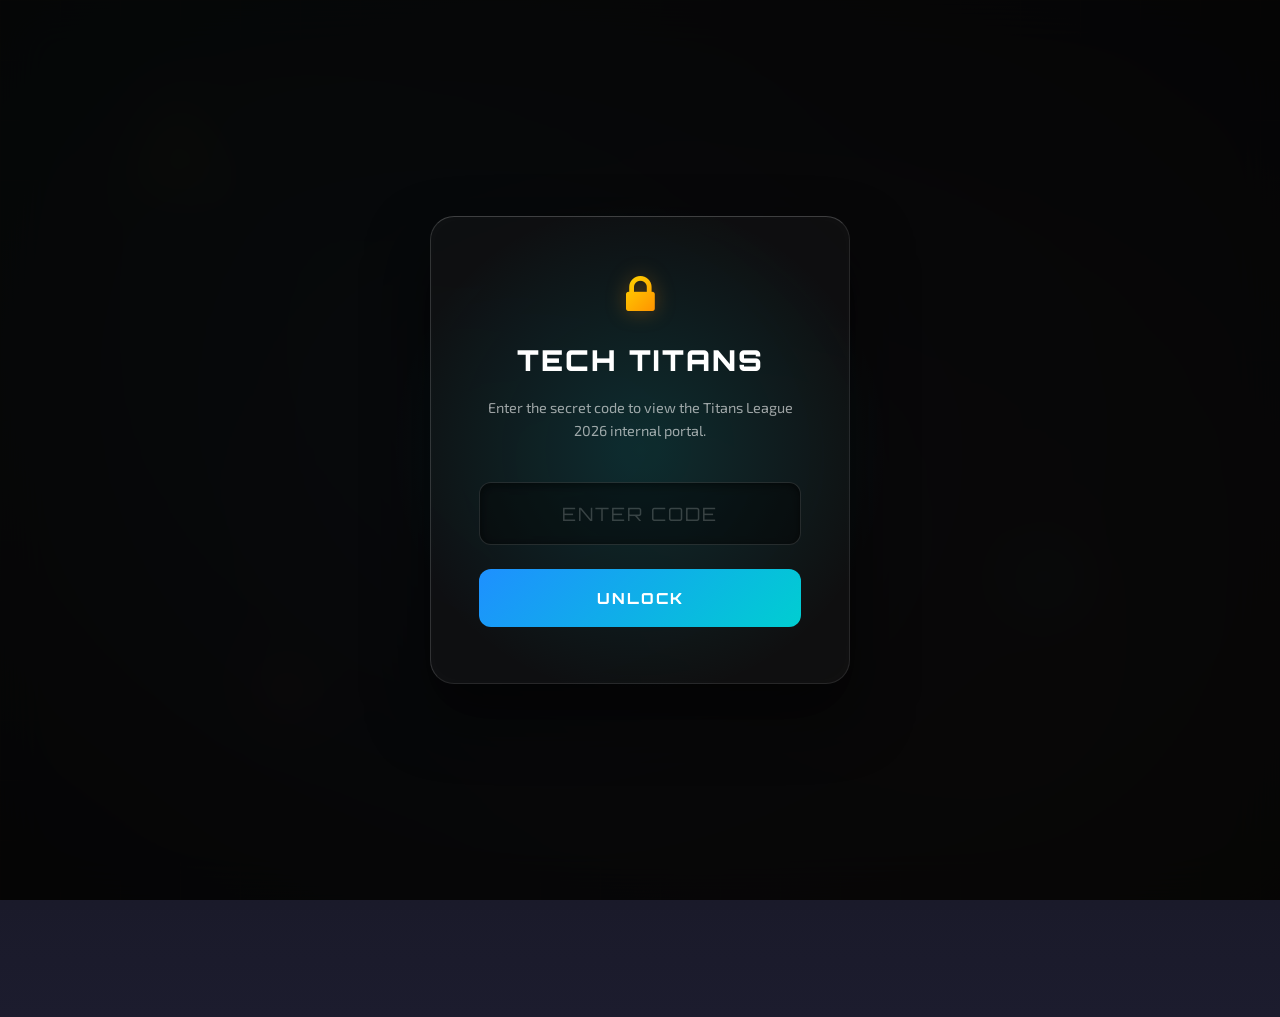
<file: titans-league.html>
<!DOCTYPE html>
<html lang="en">

<head>
    <meta charset="UTF-8">
    <meta name="viewport" content="width=device-width, initial-scale=1.0">
    <title>TITANS LEAGUE 2026 — Tech Titans</title>
    <meta name="robots" content="noindex, nofollow">
    <link rel="stylesheet" href="css/style.css">
    <link rel="stylesheet" href="https://cdnjs.cloudflare.com/ajax/libs/font-awesome/4.7.0/css/font-awesome.min.css">

    <style>
        /* ── TITANS LEAGUE ── */

        .tl-wrap {
            max-width: 1100px;
            margin: 0 auto;
            padding: 0 2.5rem;
        }

        /* ─────────────────────────────
           HERO
        ───────────────────────────── */
        .tl-hero {
            min-height: 100vh;
            display: flex;
            flex-direction: column;
            justify-content: center;
            align-items: center;
            text-align: center;
            padding: 100px 2rem 100px;
            position: relative;
            overflow: hidden;
        }

        /* Ambient glow */
        .tl-hero::before {
            content: '';
            position: absolute;
            inset: 0;
            background:
                radial-gradient(ellipse 70% 55% at 50% 40%, rgba(0, 206, 209, 0.08) 0%, transparent 65%),
                radial-gradient(ellipse 40% 50% at 10% 85%, rgba(255, 140, 0, 0.06) 0%, transparent 55%),
                radial-gradient(ellipse 40% 50% at 90% 85%, rgba(30, 144, 255, 0.05) 0%, transparent 55%);
            pointer-events: none;
        }

        /* Mascot — left decoration */
        .tl-mascot-left {
            position: absolute;
            left: -30px;
            bottom: 0;
            height: 75%;
            max-height: 620px;
            opacity: 0.18;
            filter: drop-shadow(0 0 40px rgba(30, 144, 255, 0.3));
            pointer-events: none;
            z-index: 0;
            transition: opacity 0.4s;
        }

        /* Mascot — right decoration */
        .tl-mascot-right {
            position: absolute;
            right: -30px;
            bottom: 0;
            height: 75%;
            max-height: 620px;
            opacity: 0.18;
            filter: drop-shadow(0 0 40px rgba(255, 20, 147, 0.25));
            pointer-events: none;
            z-index: 0;
            transition: opacity 0.4s;
        }

        .tl-hero:hover .tl-mascot-left,
        .tl-hero:hover .tl-mascot-right {
            opacity: 0.28;
        }

        @media (max-width: 768px) {
            .tl-mascot-left {
                height: 45%;
                bottom: auto;
                top: 0;
                left: -40px;
                opacity: 0.15;
            }

            .tl-mascot-right {
                height: 45%;
                top: auto;
                bottom: 0;
                right: -40px;
                opacity: 0.15;
            }
        }

        /* ─────────────────────────────
           SECRET GATEKEEPER
        ───────────────────────────── */
        #tl-gatekeeper {
            position: fixed;
            inset: 0;
            background: rgba(5, 5, 5, 0.85);
            backdrop-filter: blur(24px);
            -webkit-backdrop-filter: blur(24px);
            z-index: 99999;
            display: flex;
            flex-direction: column;
            align-items: center;
            justify-content: center;
            padding: 2rem;
            text-align: center;
            transition: opacity 0.8s ease, visibility 0.8s;
        }

        /* Ambient glow pulse behind the box */
        #tl-gatekeeper::before {
            content: '';
            position: absolute;
            width: 500px;
            height: 500px;
            background: radial-gradient(circle, rgba(0, 206, 209, 0.15) 0%, transparent 70%);
            animation: pulseGlow 6s infinite alternate;
            pointer-events: none;
            z-index: -1;
        }

        @keyframes pulseGlow {
            0% {
                transform: scale(1);
                opacity: 0.5;
            }

            100% {
                transform: scale(1.3);
                opacity: 1;
            }
        }

        .tl-gate-box {
            background: rgba(255, 255, 255, 0.03);
            border: 1px solid rgba(255, 255, 255, 0.1);
            border-top: 1px solid rgba(255, 255, 255, 0.2);
            border-left: 1px solid rgba(255, 255, 255, 0.15);
            padding: 3.5rem 3rem;
            border-radius: 24px;
            max-width: 420px;
            width: 100%;
            box-shadow: 0 30px 60px rgba(0, 0, 0, 0.6), inset 0 0 20px rgba(255, 255, 255, 0.02);
            position: relative;
            overflow: hidden;
        }

        .tl-gate-icon {
            font-size: 2.8rem;
            background: linear-gradient(135deg, #FFD700, #FF8C00);
            -webkit-background-clip: text;
            -webkit-text-fill-color: transparent;
            margin-bottom: 1.2rem;
            filter: drop-shadow(0 0 10px rgba(255, 140, 0, 0.3));
        }

        .tl-gate-title {
            font-family: 'Orbitron', monospace;
            color: #fff;
            margin-bottom: 0.8rem;
            font-size: 1.8rem;
            font-weight: 900;
            letter-spacing: 2px;
            text-transform: uppercase;
        }

        .tl-gate-desc {
            color: rgba(255, 255, 255, 0.6);
            font-size: 0.9rem;
            margin-bottom: 2.5rem;
            line-height: 1.6;
        }

        .tl-gate-input {
            width: 100%;
            padding: 1.2rem;
            background: rgba(0, 0, 0, 0.4);
            border: 1px solid rgba(255, 255, 255, 0.12);
            border-radius: 12px;
            color: #fff;
            font-family: 'Orbitron', monospace;
            font-size: 1.15rem;
            text-align: center;
            outline: none;
            margin-bottom: 1.5rem;
            letter-spacing: 3px;
            transition: all 0.3s ease;
            box-shadow: inset 0 2px 10px rgba(0, 0, 0, 0.5);
        }

        .tl-gate-input::placeholder {
            color: rgba(255, 255, 255, 0.2);
            letter-spacing: 2px;
        }

        .tl-gate-input:focus {
            border-color: #00CED1;
            background: rgba(0, 206, 209, 0.05);
            box-shadow: 0 0 20px rgba(0, 206, 209, 0.3), inset 0 2px 10px rgba(0, 0, 0, 0.5);
        }

        .tl-gate-input.error {
            border-color: #ff4500;
            color: #ff4500;
            background: rgba(255, 69, 0, 0.05);
            box-shadow: 0 0 20px rgba(255, 69, 0, 0.3);
            animation: shake 0.4s cubic-bezier(.36, .07, .19, .97) both;
        }

        .tl-gate-btn {
            width: 100%;
            padding: 1.2rem;
            border-radius: 12px;
            font-family: 'Orbitron', monospace;
            font-weight: 800;
            font-size: 0.95rem;
            letter-spacing: 2px;
            cursor: pointer;
            border: none;
            background: linear-gradient(135deg, #1E90FF, #00CED1);
            color: #fff;
            text-transform: uppercase;
            transition: all 0.3s ease;
            position: relative;
            overflow: hidden;
            z-index: 1;
        }

        .tl-gate-btn::before {
            content: '';
            position: absolute;
            top: 0;
            left: 0;
            right: 0;
            bottom: 0;
            background: linear-gradient(135deg, #00CED1, #1E90FF);
            z-index: -1;
            transition: opacity 0.3s ease;
            opacity: 0;
        }

        .tl-gate-btn:hover::before {
            opacity: 1;
        }

        .tl-gate-btn:hover {
            transform: translateY(-3px);
            box-shadow: 0 10px 25px rgba(30, 144, 255, 0.4);
        }

        @keyframes shake {

            0%,
            100% {
                transform: translateX(0);
            }

            20%,
            60% {
                transform: translateX(-8px);
            }

            40%,
            80% {
                transform: translateX(8px);
            }
        }

        /* Hide main content initially to prevent peeking */
        body.locked {
            overflow: hidden;
        }

        body.locked main,
        body.locked nav,
        body.locked footer {
            opacity: 0;
            pointer-events: none;
        }

        .tl-hero-content {
            position: relative;
            z-index: 2;
            max-width: 800px;
        }

        .tl-logo-img {
            max-width: 520px;
            width: 85%;
            filter: drop-shadow(0 0 28px rgba(0, 206, 209, 0.4)) drop-shadow(0 0 55px rgba(255, 140, 0, 0.14));
            margin-bottom: 1.8rem;
            animation: tl-float 5s ease-in-out infinite;
        }

        @keyframes tl-float {

            0%,
            100% {
                transform: translateY(0);
            }

            50% {
                transform: translateY(-12px);
            }
        }

        .tl-tagline {
            font-family: 'Orbitron', monospace;
            font-size: clamp(0.65rem, 1.4vw, 0.85rem);
            color: var(--teal-cyan-start);
            letter-spacing: 6px;
            text-transform: uppercase;
            margin-bottom: 1rem;
        }

        .tl-hero-title {
            font-family: 'Orbitron', monospace;
            font-weight: 900;
            line-height: 1.1;
            margin-bottom: 1.2rem;
            /* Reset transparent fill so children can set their own colors */
            background: none;
            -webkit-text-fill-color: unset;
        }

        /* "TITANS" — large gold */
        .tl-theme-top {
            display: inline-block;
            font-size: clamp(2.5rem, 7vw, 5rem);
            letter-spacing: 6px;
            background: linear-gradient(135deg, #FFD700, #FF8C00);
            -webkit-background-clip: text;
            -webkit-text-fill-color: transparent;
            background-clip: text;
            text-transform: uppercase;
        }

        /* ":" separator — dim */
        .tl-theme-colon {
            font-size: clamp(2rem, 5vw, 3.5rem);
            color: rgba(255, 255, 255, 0.25);
            -webkit-text-fill-color: rgba(255, 255, 255, 0.25);
            margin-left: 4px;
        }

        /* "Rise of the Core" — smaller cyan */
        .tl-theme-sub {
            display: block;
            font-size: clamp(1rem, 2.8vw, 1.8rem);
            letter-spacing: 8px;
            text-transform: uppercase;
            background: linear-gradient(135deg, var(--teal-cyan-start), #1E90FF);
            -webkit-background-clip: text;
            -webkit-text-fill-color: transparent;
            background-clip: text;
            margin-top: 0.2rem;
        }

        .tl-hero-sub {
            color: rgba(255, 255, 255, 0.65);
            font-size: 1.05rem;
            max-width: 520px;
            margin: 0 auto 2.5rem;
            line-height: 1.75;
        }

        .tl-cta-row {
            display: flex;
            gap: 1rem;
            justify-content: center;
            flex-wrap: wrap;
        }

        .tl-btn {
            display: inline-flex;
            align-items: center;
            gap: 0.55rem;
            padding: 0.88rem 1.9rem;
            border-radius: 50px;
            font-family: 'Orbitron', monospace;
            font-size: 0.78rem;
            font-weight: 700;
            letter-spacing: 1px;
            text-transform: uppercase;
            text-decoration: none;
            transition: all 0.3s ease;
            border: none;
            cursor: pointer;
        }

        .tl-btn-primary {
            background: linear-gradient(135deg, #1E90FF, #00CED1);
            color: #fff;
            box-shadow: 0 4px 20px rgba(30, 144, 255, 0.38);
        }

        .tl-btn-primary:hover {
            transform: translateY(-3px);
            box-shadow: 0 8px 28px rgba(30, 144, 255, 0.55);
        }

        .tl-btn-outline {
            background: transparent;
            color: var(--warm-gold);
            border: 2px solid var(--golden-orange-start);
        }

        .tl-btn-outline:hover {
            background: rgba(255, 140, 0, 0.08);
            transform: translateY(-3px);
        }

        .tl-scroll-hint {
            position: absolute;
            bottom: 30px;
            left: 50%;
            transform: translateX(-50%);
            color: var(--teal-cyan-start);
            font-size: 1.4rem;
            text-decoration: none;
            animation: tl-bounce 2s ease-in-out infinite;
            z-index: 5;
        }

        @keyframes tl-bounce {

            0%,
            100% {
                transform: translateX(-50%) translateY(0);
                opacity: 0.85;
            }

            50% {
                transform: translateX(-50%) translateY(8px);
                opacity: 0.35;
            }
        }

        /* ─────────────────────────────
           COUNTDOWN
        ───────────────────────────── */
        .tl-countdown {
            background: rgba(0, 0, 0, 0.55);
            border-top: 1px solid rgba(0, 206, 209, 0.25);
            border-bottom: 1px solid rgba(0, 206, 209, 0.25);
            padding: 1.8rem 2rem;
            text-align: center;
        }

        .tl-cd-label {
            font-family: 'Orbitron', monospace;
            font-size: 0.62rem;
            color: var(--teal-cyan-start);
            letter-spacing: 5px;
            text-transform: uppercase;
            margin-bottom: 1.1rem;
        }

        .tl-cd-row {
            display: flex;
            justify-content: center;
            align-items: flex-start;
            gap: 1.2rem;
            flex-wrap: wrap;
        }

        .tl-unit {
            text-align: center;
        }

        .tl-unit-num {
            display: block;
            font-family: 'Orbitron', monospace;
            font-size: clamp(2rem, 5vw, 3rem);
            font-weight: 900;
            background: linear-gradient(135deg, #FFD700, #FF8C00);
            -webkit-background-clip: text;
            -webkit-text-fill-color: transparent;
            background-clip: text;
            line-height: 1;
            min-width: 60px;
        }

        .tl-unit-lbl {
            font-size: 0.6rem;
            color: rgba(255, 255, 255, 0.42);
            letter-spacing: 3px;
            text-transform: uppercase;
            margin-top: 0.3rem;
        }

        .tl-colon {
            font-family: 'Orbitron', monospace;
            font-size: 2.6rem;
            color: rgba(0, 206, 209, 0.4);
            line-height: 1;
        }

        /* ─────────────────────────────
           SECTION BASE
        ───────────────────────────── */
        .tl-section {
            padding: 90px 0;
        }

        .tl-section-dark {
            padding: 90px 0;
            background: rgba(0, 0, 0, 0.28);
            border-top: 1px solid rgba(0, 206, 209, 0.08);
            border-bottom: 1px solid rgba(0, 206, 209, 0.08);
        }

        .tl-eyebrow {
            display: block;
            font-family: 'Orbitron', monospace;
            font-size: 0.62rem;
            color: var(--teal-cyan-start);
            letter-spacing: 5px;
            text-transform: uppercase;
            margin-bottom: 0.55rem;
        }

        .tl-h2 {
            font-family: 'Orbitron', monospace;
            font-size: clamp(1.6rem, 3.5vw, 2.2rem);
            font-weight: 900;
            color: #fff;
            line-height: 1.15;
            margin-bottom: 0.75rem;
        }

        .tl-h2 em {
            font-style: normal;
            background: linear-gradient(135deg, var(--teal-cyan-start), #1E90FF);
            -webkit-background-clip: text;
            -webkit-text-fill-color: transparent;
            background-clip: text;
        }

        .tl-rule {
            width: 50px;
            height: 3px;
            background: linear-gradient(90deg, var(--teal-cyan-start), transparent);
            border-radius: 2px;
            margin-bottom: 2.5rem;
        }

        /* ─────────────────────────────
           ARENA
        ───────────────────────────── */
        .tl-arena-grid {
            display: grid;
            grid-template-columns: 1fr 1fr;
            gap: 1.5rem;
            margin-bottom: 1.5rem;
        }

        @media (max-width: 680px) {
            .tl-arena-grid {
                grid-template-columns: 1fr;
            }
        }

        .tl-arena-item {
            border-radius: 14px;
            overflow: hidden;
            border: 1px solid rgba(0, 206, 209, 0.2);
            position: relative;
            transition: box-shadow 0.3s, transform 0.3s;
        }

        .tl-arena-item:hover {
            box-shadow: 0 14px 36px rgba(0, 206, 209, 0.22);
            transform: translateY(-3px);
        }

        .tl-arena-item img {
            width: 100%;
            display: block;
            cursor: zoom-in;
            transition: transform 0.4s ease;
        }

        .tl-arena-item:hover img {
            transform: scale(1.03);
        }

        .tl-arena-cap {
            position: absolute;
            bottom: 0;
            left: 0;
            right: 0;
            background: linear-gradient(to top, rgba(0, 0, 0, 0.88), transparent);
            padding: 1.4rem 1rem 0.75rem;
            font-size: 0.7rem;
            letter-spacing: 2px;
            text-transform: uppercase;
            color: rgba(255, 255, 255, 0.75);
            pointer-events: none;
        }

        .tl-arena-blueprint {
            border-radius: 14px;
            overflow: hidden;
            border: 1px solid rgba(255, 140, 0, 0.22);
            position: relative;
            transition: box-shadow 0.3s, transform 0.3s;
        }

        .tl-arena-blueprint:hover {
            box-shadow: 0 14px 36px rgba(255, 140, 0, 0.18);
            transform: translateY(-3px);
        }

        .tl-arena-blueprint img {
            width: 100%;
            display: block;
            cursor: zoom-in;
            transition: transform 0.4s ease;
        }

        .tl-arena-blueprint:hover img {
            transform: scale(1.03);
        }

        .tl-arena-blueprint-cap {
            position: absolute;
            bottom: 0;
            left: 0;
            right: 0;
            background: linear-gradient(to top, rgba(0, 0, 0, 0.9), transparent);
            padding: 1.4rem 1.2rem 0.8rem;
            font-family: 'Orbitron', monospace;
            font-size: 0.7rem;
            letter-spacing: 2px;
            text-transform: uppercase;
            color: var(--golden-orange-start);
            pointer-events: none;
        }

        /* ─────────────────────────────
           RULEBOOK
        ───────────────────────────── */
        .tl-rulebook-wrap {
            position: relative;
            overflow: hidden;
            background: linear-gradient(135deg, rgba(30, 144, 255, 0.09), rgba(0, 206, 209, 0.07));
            border: 1px solid rgba(0, 206, 209, 0.22);
            border-radius: 22px;
            padding: 4rem 3rem;
            text-align: center;
        }

        /* Mascot silhouettes inside rulebook */
        .tl-rb-mascot-l {
            position: absolute;
            left: -20px;
            bottom: -10px;
            height: 90%;
            opacity: 0.09;
            pointer-events: none;
            filter: blur(1px);
        }

        .tl-rb-mascot-r {
            position: absolute;
            right: -20px;
            bottom: -10px;
            height: 90%;
            opacity: 0.09;
            pointer-events: none;
            filter: blur(1px);
        }

        .tl-rb-icon {
            position: relative;
            width: 72px;
            height: 72px;
            border-radius: 50%;
            background: linear-gradient(135deg, #1E90FF, #00CED1);
            display: flex;
            align-items: center;
            justify-content: center;
            font-size: 1.8rem;
            margin: 0 auto 1.5rem;
            box-shadow: 0 0 26px rgba(30, 144, 255, 0.38);
            z-index: 1;
        }

        .tl-rulebook-wrap h2 {
            position: relative;
            font-family: 'Orbitron', monospace;
            font-size: clamp(1.4rem, 3vw, 1.9rem);
            color: #fff;
            margin-bottom: 0.8rem;
            z-index: 1;
        }

        .tl-rulebook-wrap p {
            position: relative;
            color: rgba(255, 255, 255, 0.62);
            font-size: 0.95rem;
            max-width: 460px;
            margin: 0 auto 2rem;
            line-height: 1.75;
            z-index: 1;
        }

        .tl-rulebook-wrap a {
            position: relative;
            z-index: 1;
        }
        /* ─────────────────────────────
           LIGHTBOX
        ───────────────────────────── */
        .tl-lightbox {
            display: none;
            position: fixed;
            z-index: 100000;
            inset: 0;
            background-color: rgba(0, 0, 0, 0.9);
            backdrop-filter: blur(10px);
            -webkit-backdrop-filter: blur(10px);
            align-items: center;
            justify-content: center;
            opacity: 0;
            transition: opacity 0.3s ease;
        }

        .tl-lightbox.show {
            display: flex;
            opacity: 1;
        }

        .tl-lightbox-content {
            max-width: 90vw;
            max-height: 90vh;
            border-radius: 8px;
            box-shadow: 0 0 30px rgba(0, 206, 209, 0.3);
            transform: scale(0.95);
            transition: transform 0.3s ease;
        }

        .tl-lightbox.show .tl-lightbox-content {
            transform: scale(1);
        }

        .tl-lightbox-close {
            position: absolute;
            top: 20px;
            right: 40px;
            color: #fff;
            font-size: 40px;
            font-weight: bold;
            cursor: pointer;
            transition: color 0.2s;
            z-index: 100001;
        }

        .tl-lightbox-close:hover {
            color: #00CED1;
        }

    </style>
</head>

<body class="locked">
    <!-- ══════════════════ SECRET GATEKEEPER ══════════════════ -->
    <div id="tl-gatekeeper">
        <div class="tl-gate-box">
            <i class="fa fa-lock tl-gate-icon"></i>
            <h3 class="tl-gate-title">Tech Titans</h3>
            <p class="tl-gate-desc">Enter the secret code to view the Titans League 2026 internal portal.</p>
            <input type="password" id="tl-code-input" class="tl-gate-input" placeholder="ENTER CODE" autocomplete="off">
            <button id="tl-unlock-btn" class="tl-gate-btn">Unlock</button>
        </div>
    </div>

    <div id="scroll-progress-bar"></div>
    <div class="custom-cursor-dot"></div>
    <div class="custom-cursor-ring"></div>
    <div class="bg-animation"></div>
    <div class="geometry geometry-1"></div>
    <div class="geometry geometry-2"></div>
    <div class="geometry geometry-3"></div>

    <nav class="navbar" id="navbar">
        <div class="nav-container">
            <a href="index.html" class="logo">Tech Titans</a>
            <ul class="nav-links" id="nav-menu">
                <li><a href="index.html">Home</a></li>
                <li><a href="team.html">Team</a></li>
                <li><a href="management.html">Management</a></li>
                <li><a href="achievements.html">Achievements</a></li>
                <li><a href="results.html">Results</a></li>
                <li><a href="contact.html">Contact</a></li>
            </ul>
            <button class="mobile-menu-toggle" id="mobile-menu-button" aria-label="Toggle menu" aria-expanded="false">
                <span></span><span></span><span></span>
            </button>
        </div>
    </nav>

    <main>

        <!-- ══════════════════ HERO ══════════════════ -->
        <section class="tl-hero">
            <!-- Mascots as hero decorations -->
            <img src="images/blue mashcot.png" alt="" class="tl-mascot-left" aria-hidden="true">
            <img src="images/pink mashcot.png" alt="" class="tl-mascot-right" aria-hidden="true">

            <div class="tl-hero-content">
                <img src="images/titan legue logo.png" alt="Titans League 2026" class="tl-logo-img reveal">
                <p class="tl-tagline reveal delay-1">Official Robotics League · Team Tech Titans</p>
                <h1 class="tl-hero-title reveal delay-1">
                    <span class="tl-theme-top">Titans</span>
                    <br>
                    <span class="tl-theme-sub">Rise of the Core</span>
                </h1>
                <p class="tl-hero-sub reveal delay-2">
                    The theme has been set. The stakes are real. Build, compete, and rise —
                    Titans League 2026 begins now.
                </p>
                <div class="tl-cta-row reveal delay-2">
                    <button id="arena-toggle-btn" class="tl-btn tl-btn-outline" onclick="toggleArena()"><i
                            class="fa fa-cube" id="arena-btn-icon"></i> <span id="arena-btn-text"> Arena</span></button>
                    <a href="https://a360.co/3SvlF7v" target="_blank" class="tl-btn tl-btn-outline">
                        <i class="fa fa-cubes"></i> Arena CAD
                    </a>
                    <a href="https://drive.google.com/file/d/1LrpNKs3CEVyJBPlVi4Wf7gg-FaEfj9m0/view?usp=sharing"
                        id="rulebook-link" target="_blank" class="tl-btn tl-btn-primary">
                        <i class="fa fa-book"></i> Rulebook
                    </a>
                    <a href="https://drive.google.com/file/d/1F34OTGCXed7c3VJ4MBz6aTlLID2QWCXd/view?usp=sharing" id="faq-link" target="_blank" class="tl-btn tl-btn-primary">
                        <i class="fa fa-question-circle"></i> FAQ
                    </a>
                </div>
            </div>

            <a href="#arena" class="tl-scroll-hint"><i class="fa fa-chevron-down"></i></a>
        </section>

        <!-- ══════════════════ ARENA (hidden by default) ══════════════════ -->
        <section id="arena" class="tl-section" style="display:none; overflow:hidden;">
            <div class="tl-wrap">
                <span class="tl-eyebrow">Competition Venue</span>
                <h2 class="tl-h2">The <em>Arena</em></h2>
                <div class="tl-rule"></div>

                <div class="tl-arena-grid">
                    <div class="tl-arena-item">
                        <img src="images/FINAL ISOMETRI (1).png" alt="Arena Isometric View" onclick="openLightbox(this.src)">
                        <div class="tl-arena-cap"><i class="fa fa-cube"></i> &nbsp;3D Isometric View</div>
                    </div>
                    <div class="tl-arena-item">
                        <img src="images/FINAL TOP (1).png" alt="Arena Top View" onclick="openLightbox(this.src)">
                        <div class="tl-arena-cap"><i class="fa fa-arrows-alt"></i> &nbsp;Top / Plan View</div>
                    </div>
                </div>

                <div class="tl-arena-blueprint">
                    <img src="images/TITANS LEAGUE 2026 ARENA DIMENSIONSW2.jpg (1).jpeg"
                        alt="Arena Dimensions Blueprint" onclick="openLightbox(this.src)">
                    <div class="tl-arena-blueprint-cap">
                        <i class="fa fa-expand"></i> &nbsp;Official Dimensions &amp; Blueprint
                    </div>
                </div>
            </div>
        </section>



    </main>

    <footer class="footer">
        <div class="container">
            <div class="footer-content">
                <div class="footer-text">
                    <p>© 2026 Tech Titans — Titans League is an exclusive event for Team Tech Titans members.</p>
                </div>
            </div>
        </div>
    </footer>

    <button id="back-to-top" aria-label="Back to top"><i class="fa fa-chevron-up"></i></button>

    <script src="js/script.js"></script>

    <!-- ══════════════════ LIGHTBOX ══════════════════ -->
    <div id="lightbox" class="tl-lightbox" onclick="closeLightbox()">
        <span class="tl-lightbox-close">&times;</span>
        <img class="tl-lightbox-content" id="lightbox-img">
    </div>

    <script>
        /* ── Secret Gatekeeper Logic ── */
        const SECRET_CODE = "Titan26"; // The secret access code!

        const gatekeeper = document.getElementById('tl-gatekeeper');
        const codeInput = document.getElementById('tl-code-input');
        const unlockBtn = document.getElementById('tl-unlock-btn');

        /* ── Lightbox Logic ── */
        function openLightbox(src) {
            const lightbox = document.getElementById('lightbox');
            const lightboxImg = document.getElementById('lightbox-img');
            lightboxImg.src = src;
            lightbox.style.display = 'flex';
            lightbox.offsetHeight; // Force reflow
            lightbox.classList.add('show');
            document.body.style.overflow = 'hidden';
        }

        function closeLightbox() {
            const lightbox = document.getElementById('lightbox');
            lightbox.classList.remove('show');
            setTimeout(() => {
                lightbox.style.display = 'none';
                // Only restore overflow if gatekeeper is also not locked
                if (!document.body.classList.contains('locked')) {
                    document.body.style.overflow = '';
                }
            }, 300);
        }

        function attemptUnlock() {
            const enteredCode = codeInput.value.trim();
            if (enteredCode === SECRET_CODE) {
                // Success!
                gatekeeper.style.opacity = '0';
                setTimeout(() => {
                    gatekeeper.style.visibility = 'hidden';
                    document.body.classList.remove('locked');
                    // Reveal the main content with a fade in
                    document.querySelector('main').style.transition = 'opacity 1s ease';
                    document.querySelector('nav').style.transition = 'opacity 1s ease';
                    document.querySelector('footer').style.transition = 'opacity 1s ease';
                    document.querySelector('main').style.opacity = '1';
                    document.querySelector('nav').style.opacity = '1';
                    document.querySelector('footer').style.opacity = '1';
                }, 800);
            } else {
                // Wrong code
                codeInput.classList.add('error');
                codeInput.value = '';
                codeInput.placeholder = 'INVALID CODE';
                setTimeout(() => {
                    codeInput.classList.remove('error');
                    codeInput.placeholder = 'ENTER CODE';
                }, 1000);
            }
        }

        unlockBtn.addEventListener('click', attemptUnlock);
        codeInput.addEventListener('keypress', function (e) {
            if (e.key === 'Enter') attemptUnlock();
        });


        /* ── Arena reveal toggle ── */
        function toggleArena() {
            const arena = document.getElementById('arena');
            const btnText = document.getElementById('arena-btn-text');
            const btnIcon = document.getElementById('arena-btn-icon');
            const isHidden = arena.style.display === 'none';

            if (isHidden) {
                arena.style.display = 'block';
                // Animate in
                arena.style.opacity = '0';
                arena.style.transform = 'translateY(30px)';
                arena.style.transition = 'opacity 0.5s ease, transform 0.5s ease';
                requestAnimationFrame(() => {
                    requestAnimationFrame(() => {
                        arena.style.opacity = '1';
                        arena.style.transform = 'translateY(0)';
                    });
                });
                setTimeout(() => arena.scrollIntoView({ behavior: 'smooth', block: 'start' }), 80);
                btnText.textContent = 'Hide Arena';
                btnIcon.className = 'fa fa-times';
            } else {
                arena.style.opacity = '0';
                arena.style.transform = 'translateY(30px)';
                setTimeout(() => { arena.style.display = 'none'; }, 450);
                btnText.textContent = 'The Arena';
                btnIcon.className = 'fa fa-cube';
            }
        }
    </script>
</body>

</html>
</file>
<file: css/style.css>
@import url('https://fonts.googleapis.com/css2?family=Orbitron:wght@400;700;900&family=Exo+2:wght@300;400;600;800&display=swap');
@import url('https://fonts.googleapis.com/css2?family=Reggae+One&display=swap');

* {
    margin: 0;
    padding: 0;
    box-sizing: border-box;
}

:root {
    /* Main Text & Primary */
    --golden-orange-start: #FF8C00;
    --golden-orange-end: #FFA500;
    --warm-gold: #FFD700;
    --text-gradient-gold: linear-gradient(135deg, var(--golden-orange-start), var(--warm-gold), var(--golden-orange-end));

    /* Accent & Tech */
    --teal-cyan-start: #00CED1; /* DarkTurquoise */
    --teal-cyan-end: #20B2AA;   /* LightSeaGreen */
    --accent-gradient-teal: linear-gradient(135deg, var(--teal-cyan-start), var(--teal-cyan-end));
    --electric-blue-glow: #1E90FF; /* DodgerBlue */
    --bright-cyan-joints: #00FFFF; /* Cyan/Aqua */
    --steel-blue-robot: #4682B4; /* SteelBlue */

    /* Character Inspired Accents */
    --helmet-base-gray-start: #2F4F4F; /* DarkSlateGray */
    --helmet-base-gray-end: #36454F;   /* DarkerSlateGray */
    --helmet-highlight-silver: #C0C0C0; /* Silver */
    --plume-orange-start: #FF4500; /* OrangeRed */
    --plume-orange-end: #FF6347;   /* Tomato */
    --plume-gradient: linear-gradient(135deg, var(--plume-orange-start), var(--plume-orange-end));

    /* Background */
    --dark-bg-base: #0A0A0A;
    --dark-bg-navy-undertone: #1C1C2E; /* Dark Navy */
    --body-bg-gradient: linear-gradient(to bottom, var(--dark-bg-base) 0%, var(--dark-bg-navy-undertone) 100%);
    --bg-animation-gradient: radial-gradient(ellipse at center, var(--dark-bg-navy-undertone) 0%, var(--dark-bg-base) 100%);

    --glass-bg: rgba(28, 28, 46, 0.15); /* Darker glass, aligned with new bg */

    /* RGB for box shadows (derived for convenience) */
    --golden-orange-rgb: 255, 140, 0;
    --warm-gold-rgb: 255, 215, 0;
    --teal-cyan-rgb: 0, 206, 209;
    --electric-blue-rgb: 30, 144, 255;
    --plume-orange-rgb: 255, 69, 0;
    --dark-navy-rgb: 28, 28, 46;
    --dark-bg-base-rgb: 10,10,10;
    --silver-rgb: 192, 192, 192; /* New for cursor */
}

html {
    scroll-behavior: smooth;
}

body {
    font-family: 'Exo 2', sans-serif;
    background: var(--body-bg-gradient);
    color: white;
    overflow-x: hidden;
    line-height: 1.6;
    cursor: none;
    -webkit-user-select: none; /* Safari */
    -moz-user-select: none;    /* Firefox */
    -ms-user-select: none;     /* Internet Explorer/Edge */
    user-select: none;         /* Standard syntax */
    
    /* Initially hide body content to prevent FOUC */
    opacity: 0;
    transition: opacity 0.5s ease-in;
}

/* Make body visible once loader is finished */
body.loaded {
    opacity: 1;
}

/* --- START: Custom Page Loader (Style 1: Boot-Up) --- */
#loader-wrapper {
    position: fixed;
    top: 0;
    left: 0;
    width: 100vw;
    height: 100vh;
    z-index: 100000;
    background: var(--dark-bg-base);
    display: flex;
    justify-content: center;
    align-items: center;
    transition: opacity 0.75s ease-out;
    font-family: 'Courier New', Courier, monospace;
}

.loader-terminal {
    text-align: left;
    width: 80%;
    max-width: 450px;
}

.loader-terminal p {
    color: var(--teal-cyan-start);
    font-size: 1rem;
    /* REMOVED: The two problematic lines below are now gone. */
    margin-bottom: 0.5rem;
    opacity: 0;
    animation: fadeIn 0.5s forwards;
}

/* Increased delays for a more paced animation */
.loader-terminal .line-1 { animation-delay: 0.5s; }
.loader-terminal .line-2 { animation-delay: 1.5s; }
.loader-terminal .line-3 { animation-delay: 2.5s; }
.loader-terminal .line-4 { animation-delay: 3.5s; }

.loader-logo-container {
    margin-top: 1.5rem;
    font-family: 'Orbitron', monospace;
    opacity: 0;
    /* Changed 2.8s to 4.2s to appear after the last line */
    animation: fadeIn 0.5s 4.2s forwards;
}

.loader-logo {
    font-size: 2.5rem;
    font-weight: 900;
    background: var(--text-gradient-gold);
    -webkit-background-clip: text;
    -webkit-text-fill-color: transparent;
    background-clip: text;
    text-fill-color: transparent;
    text-transform: uppercase;
    letter-spacing: 3px;
    text-shadow: 0 0 15px rgba(var(--warm-gold-rgb), 0.5);
}

.cursor {
    font-size: 2.5rem;
    color: var(--warm-gold);
    animation: blink 1s step-end infinite;
}

@keyframes fadeIn {
    to { opacity: 1; }
}

@keyframes blink {
    from, to { color: transparent; }
    50% { color: var(--warm-gold); }
}

/* Hiding the loader when body has the .loaded class */
body.loaded #loader-wrapper {
    opacity: 0;
    pointer-events: none;
}
/* --- END: Custom Page Loader --- */

/* --- START: Custom Designed Cursor --- */
.custom-cursor-dot, .custom-cursor-ring {
    position: fixed;
    top: 0;
    left: 0;
    pointer-events: none;
    z-index: 10001;
    border-radius: 50%;
    opacity: 0; /* Initially hidden, JS will make it visible */
    transition: transform 0.1s ease-out, opacity 0.2s ease-out,
                width 0.25s cubic-bezier(0.4, 0, 0.2, 1),
                height 0.25s cubic-bezier(0.4, 0, 0.2, 1),
                border-color 0.25s ease, background-color 0.25s ease;
    will-change: transform, opacity, width, height, border-color, background-color;
    /* top and left are 0, positioning is done via transform */
}

.custom-cursor-dot {
    width: 10px;
    height: 10px;
    background-color: var(--bright-cyan-joints);
    box-shadow: 0 0 10px var(--bright-cyan-joints), 0 0 20px var(--bright-cyan-joints);
    /* Use CSS variables for positioning and scale */
    transform: translate(var(--cursor-dot-x, 0px), var(--cursor-dot-y, 0px)) translate(-50%, -50%) var(--cursor-dot-scale, scale(1));
}

.custom-cursor-ring {
    width: 40px;
    height: 40px;
    border: 2px solid rgba(var(--silver-rgb), 0.6);
    /* Use CSS variables for positioning and scale */
    transform: translate(var(--cursor-ring-x, 0px), var(--cursor-ring-y, 0px)) translate(-50%, -50%) var(--cursor-ring-scale, scale(1));
    /* Adjust transition duration for the ring's stalker effect if needed, or let JS handle the delay */
    /* transition-duration for transform might be slightly longer for the ring if desired via CSS */
}

body.cursor-interactive-hover .custom-cursor-ring {
    width: 55px;
    height: 55px;
    border-color: var(--golden-orange-start);
    background-color: rgba(var(--golden-orange-rgb), 0.15);
    box-shadow: 0 0 15px var(--golden-orange-start);
    /* JS will handle X/Y, CSS handles the scale on hover */
    --cursor-ring-scale: scale(1.1); /* CHANGED */
}

body.cursor-is-clicking .custom-cursor-ring {
    /* Make the ring shrink quickly and maybe change border slightly */
    --cursor-ring-scale: scale(0.7) !important; /* Override hover scale temporarily */
    width: 35px; /* Can also adjust width/height for a different feel */
    height: 35px;
    border-color: var(--warm-gold); /* Example: change to a brighter click color */
    background-color: rgba(var(--warm-gold-rgb), 0.2); /* Subtle fill */
    transition-duration: 0.08s, 0.08s, 0.1s, 0.1s, 0.1s !important; /* Faster transition for click */
}

body.cursor-is-clicking .custom-cursor-dot {
    /* Make the dot pulse or change */
    --cursor-dot-scale: scale(1.3) !important; /* Slightly larger dot */
    background-color: var(--warm-gold); /* Match ring's click color */
    box-shadow: 0 0 15px var(--warm-gold), 0 0 25px var(--warm-gold);
    transition-duration: 0.08s, 0.08s, 0.1s, 0.1s, 0.1s !important; /* Faster transition */
}

body.cursor-interactive-hover .custom-cursor-dot {
    opacity: 0; /* This is fine */
    /* JS will handle X/Y, CSS handles the scale on hover */
    --cursor-dot-scale: scale(0.5); /* CHANGED */
}
/* --- END: Custom Designed Cursor --- */

a, button, input[type="button"], input[type="submit"],
.cta-button, .social-link, .nav-links a, .logo,
.card, .team-member, input[type="text"], input[type="email"], textarea {
    cursor: none;
}

/* Animated Background */
.bg-animation {
    position: fixed;
    top: 0;
    left: 0;
    width: 100%;
    height: 100%;
    z-index: -2;
    background: var(--bg-animation-gradient); /* Updated */
}

.bg-animation::before {
    content: '';
    position: absolute;
    top: 0;
    left: 0;
    width: 100%;
    height: 100%;
    background:
        /* Soft cyan/blue emanating from robotic elements */
        radial-gradient(circle at 20% 20%, rgba(var(--teal-cyan-rgb), 0.07) 0%, transparent 50%),
        /* Golden reflections on metallic surfaces (subtle) */
        radial-gradient(circle at 80% 80%, rgba(var(--golden-orange-rgb), 0.05) 0%, transparent 50%),
        /* Dark teal atmospheric lighting / Electric blue glow */
        radial-gradient(circle at 40% 60%, rgba(var(--electric-blue-rgb), 0.06) 0%, transparent 50%);
    animation: bgShift 20s ease-in-out infinite;
}

@keyframes bgShift {
    0%, 100% { transform: translateX(0) translateY(0); }
    25% { transform: translateX(-10px) translateY(-20px); }
    50% { transform: translateX(10px) translateY(10px); }
    75% { transform: translateX(-5px) translateY(15px); }
}

/* Floating Geometry */
.geometry {
    position: fixed;
    z-index: -1;
    opacity: 0.1; /* Keep opacity low for subtlety */
}

.geometry-1 { /* Golden Orange */
    top: 10%;
    left: 10%;
    width: 100px;
    height: 100px;
    background: var(--text-gradient-gold);
    clip-path: polygon(50% 0%, 0% 100%, 100% 100%);
    animation: float-rotate 15s linear infinite;
}

.geometry-2 { /* Teal/Cyan */
    top: 60%;
    right: 15%;
    width: 80px;
    height: 80px;
    background: var(--accent-gradient-teal);
    border-radius: 50%;
    animation: float-bounce 12s ease-in-out infinite;
}

.geometry-3 { /* Flame Orange/Plume */
    bottom: 20%;
    left: 20%;
    width: 60px;
    height: 60px;
    background: var(--plume-gradient);
    transform: rotate(45deg);
    animation: float-spin 10s linear infinite;
}

@keyframes float-rotate {
    0% { transform: translateY(0) rotate(0deg); }
    50% { transform: translateY(-20px) rotate(180deg); }
    100% { transform: translateY(0) rotate(360deg); }
}

@keyframes float-bounce {
    0%, 100% { transform: translateY(0) scale(1); }
    50% { transform: translateY(-30px) scale(1.1); }
}

@keyframes float-spin {
    0% { transform: rotate(45deg) translateY(0); }
    100% { transform: rotate(405deg) translateY(-10px); }
}

/* Navigation */
.navbar {
    position: fixed;
    top: 0;
    width: 100%;
    padding: 0;
    background: linear-gradient(135deg, rgba(var(--dark-bg-base-rgb, 10,10,10), 0.9), rgba(var(--dark-navy-rgb, 28,28,46), 0.85));
    backdrop-filter: blur(25px);
    border-bottom: 2px solid transparent;
    border-image: linear-gradient(90deg, var(--teal-cyan-start), var(--golden-orange-start), var(--teal-cyan-end)) 1; /* Updated */
    z-index: 1000;
    transition: all 0.5s cubic-bezier(0.4, 0, 0.2, 1);
    box-shadow: 0 0 50px rgba(var(--teal-cyan-rgb), 0.1); /* Soft cyan glow */
}

.navbar::before {
    content: '';
    position: absolute;
    top: 0;
    left: 0;
    right: 0;
    height: 100%;
    background:
        linear-gradient(45deg, transparent 30%, rgba(var(--teal-cyan-rgb), 0.03) 50%, transparent 70%),
        repeating-linear-gradient(90deg, transparent, transparent 2px, rgba(255, 255, 255, 0.02) 2px, rgba(255, 255, 255, 0.02) 4px);
    animation: scanline 8s linear infinite;
}

@keyframes scanline {
    0% { transform: translateX(-100%); }
    100% { transform: translateX(100%); }
}

.navbar.scrolled {
    background: linear-gradient(135deg, rgba(5,5,5,0.95), rgba(15,15,25,0.95)); /* Darker version of base/navy */
    box-shadow: 0 0 80px rgba(var(--teal-cyan-rgb), 0.2), inset 0 1px 0 rgba(var(--silver-rgb), 0.1); /* Silver metallic hint */
    border-image: linear-gradient(90deg, var(--teal-cyan-start), var(--golden-orange-start), var(--teal-cyan-start)) 1;
}

.nav-container {
    max-width: 1300px;
    margin: 0 auto;
    display: flex;
    justify-content: space-between;
    align-items: center;
    padding: 1.5rem 2.5rem;
    position: relative;
}

.logo { /* TECH TITANS in Navbar */
    font-family: 'Orbitron', monospace;
    font-size: 1.8rem;
    font-weight: 900;
    background: linear-gradient(to right,
        var(--golden-orange-start) 0%,
        var(--warm-gold) 30%,
        var(--golden-orange-end) 48%, /* End of TECH part */
        var(--golden-orange-start) 48.1%, /* Start of TITANS gold */
        var(--golden-orange-end) 80%,
        var(--teal-cyan-start) 95%,
        var(--teal-cyan-end) 100%);
    -webkit-background-clip: text;
    -webkit-text-fill-color: transparent;
    background-clip: text;
    text-fill-color: transparent; /* Standard property */
    position: relative;
    text-transform: uppercase;
    letter-spacing: 3px;
    transition: all 0.4s ease;
    text-decoration: none; /* Ensure logo as link is not underlined by default */
    /* Metallic Glow for readability and effect */
    text-shadow: 0 0 2px rgba(var(--warm-gold-rgb), 0.5),
                 0 0 6px rgba(var(--golden-orange-rgb), 0.4),
                 1px 0 3px rgba(var(--teal-cyan-rgb),0.3); /* Subtle teal hint for TITANS part */
}

.logo::before { /* Hover effect */
    content: 'TECH TITANS';
    position: absolute;
    top: 0;
    left: 0;
    background: linear-gradient(45deg, var(--plume-orange-start), var(--teal-cyan-start)); /* Vibrant contrast */
    -webkit-background-clip: text;
    -webkit-text-fill-color: transparent;
    background-clip: text;
    text-fill-color: transparent;
    opacity: 0;
    transition: all 0.4s ease;
    filter: blur(1px);
}

.logo:hover::before {
    opacity: 1;
    filter: blur(0);
}

.logo::after {
    content: '';
    position: absolute;
    bottom: -10px;
    left: 0;
    right: 0;
    height: 2px;
    background: linear-gradient(90deg, transparent, var(--golden-orange-start), transparent); /* Golden underline */
    transform: scaleX(0);
    transition: transform 0.5s ease;
}

.logo:hover::after {
    transform: scaleX(1);
}

.nav-links {
    display: flex;
    list-style: none;
    gap: 0;
    position: relative;
}

.nav-links::before {
    content: '';
    position: absolute;
    top: -10px;
    left: -20px;
    right: -20px;
    bottom: -10px;
    background: linear-gradient(135deg, rgba(var(--teal-cyan-rgb), 0.05), rgba(var(--golden-orange-rgb), 0.05));
    clip-path: polygon(15px 0%, 100% 0%, calc(100% - 15px) 100%, 0% 100%);
    border: 1px solid rgba(var(--teal-cyan-rgb), 0.2);
    transition: all 0.4s ease;
}

.nav-links:hover::before {
    background: linear-gradient(135deg, rgba(var(--teal-cyan-rgb), 0.1), rgba(var(--golden-orange-rgb), 0.1));
    border-color: rgba(var(--teal-cyan-rgb), 0.4);
    box-shadow: 0 0 30px rgba(var(--teal-cyan-rgb), 0.2);
}

.nav-links a {
    color: rgba(255, 255, 255, 0.85);
    text-decoration: none;
    font-weight: 600;
    font-size: 0.9rem;
    position: relative;
    padding: 1rem 1.5rem;
    transition: all 0.4s cubic-bezier(0.4, 0, 0.2, 1);
    text-transform: uppercase;
    letter-spacing: 1px;
    clip-path: polygon(15px 0%, 100% 0%, calc(100% - 15px) 100%, 0% 100%);
    margin-right: -15px;
    z-index: 1;
}

.nav-links a:first-child {
    clip-path: polygon(0% 0%, 100% 0%, calc(100% - 15px) 100%, 0% 100%);
}

.nav-links a:last-child {
    clip-path: polygon(15px 0%, 100% 0%, calc(100% - 15px) 100%, 0% 100%);
    margin-right: 0;
}

.nav-links a::before {
    content: '';
    position: absolute;
    top: 0;
    left: 0;
    right: 0;
    bottom: 0;
    /* Default hover fill, specific ones below */
    background: linear-gradient(135deg, var(--golden-orange-start), var(--teal-cyan-start));
    opacity: 0;
    transition: all 0.4s ease;
    z-index: -1;
}

.nav-links a:nth-child(odd):hover::before {
    background: linear-gradient(135deg, var(--golden-orange-start), var(--warm-gold));
}

.nav-links a:nth-child(even):hover::before {
    background: linear-gradient(135deg, var(--teal-cyan-start), var(--electric-blue-glow));
}


.nav-links a::after {
    content: '';
    position: absolute;
    top: 50%;
    left: 50%;
    width: 0;
    height: 0;
    background: radial-gradient(circle, rgba(255, 255, 255, 0.5), transparent 70%);
    transform: translate(-50%, -50%);
    transition: all 0.6s ease;
    border-radius: 50%;
}

.nav-links a:hover {
    color: white;
    text-shadow: 0 0 15px rgba(255, 255, 255, 0.8);
    transform: translateY(-3px);
}

.nav-links a:hover::before {
    opacity: 1;
}

.nav-links a:hover::after {
    width: 100px;
    height: 100px;
    opacity: 0.3;
}

.nav-links a.active {
    color: white;
    text-shadow: 0 0 20px var(--golden-orange-start); /* Active link glow */
}

.nav-links a.active::before {
    opacity: 0.7;
    background: linear-gradient(135deg, rgba(var(--golden-orange-rgb), 0.7), rgba(var(--teal-cyan-rgb), 0.6));
}

.mobile-menu-toggle {
    display: none;
    flex-direction: column;
    gap: 5px;
    background: rgba(var(--teal-cyan-rgb), 0.1);
    border: 2px solid var(--teal-cyan-start);
    padding: 12px;
    clip-path: polygon(10px 0%, 100% 0%, calc(100% - 10px) 100%, 0% 100%);
    transition: all 0.3s ease;
    position: relative;
    overflow: hidden;
}

.mobile-menu-toggle::before {
    content: '';
    position: absolute;
    top: 0;
    left: -100%;
    width: 100%;
    height: 100%;
    background: linear-gradient(90deg, transparent, rgba(255, 255, 255, 0.2), transparent);
    transition: left 0.5s ease;
}

.mobile-menu-toggle:hover::before {
    left: 100%;
}

.mobile-menu-toggle span {
    width: 28px;
    height: 3px;
    background: linear-gradient(90deg, var(--teal-cyan-start), var(--golden-orange-start));
    transition: all 0.3s ease;
    position: relative;
}

.mobile-menu-toggle span:nth-child(2) {
    width: 22px;
    margin-left: 6px;
}

.mobile-menu-toggle:hover {
    background: rgba(var(--teal-cyan-rgb), 0.2);
    border-color: var(--golden-orange-start);
    transform: scale(1.05);
    box-shadow: 0 0 20px rgba(var(--teal-cyan-rgb), 0.4);
}

.mobile-menu-toggle:hover span {
    background: linear-gradient(90deg, var(--golden-orange-start), var(--teal-cyan-start));
    box-shadow: 0 0 10px var(--golden-orange-start);
}

@media (max-width: 992px) {
    .nav-container { padding: 1.2rem 2rem; }
    .logo { font-size: 1.6rem; letter-spacing: 2px; }
    .nav-links a { padding: 0.8rem 1.2rem; font-size: 0.85rem; margin-right: -10px; }
    .nav-links a { clip-path: polygon(10px 0%, 100% 0%, calc(100% - 10px) 100%, 0% 100%); }
}

@media (max-width: 768px) {
    .nav-links { display: none; } /* Will be controlled by JS for mobile menu */
    .mobile-menu-toggle { display: flex; }
    .logo { font-size: 1.4rem; letter-spacing: 1px; }
    .nav-container { padding: 1rem 1.5rem; }
}

/* Featured Team Member Card Styles */
.featured-member-card {
    background: linear-gradient(145deg, rgba(var(--dark-navy-rgb), 0.7), rgba(var(--dark-bg-base-rgb), 0.9));
    border: 2px solid var(--golden-orange-start);
    border-radius: 25px;
    padding: 2.5rem; /* Increased padding */
    margin: 2rem auto 4rem auto; /* Centered with more margin */
    max-width: 900px; /* Control max width */
    display: flex;
    flex-direction: column; /* Stack avatar and info vertically on small screens */
    align-items: center;
    text-align: center;
    box-shadow: 0 10px 40px rgba(var(--golden-orange-rgb), 0.3),
                inset 0 0 20px rgba(var(--teal-cyan-rgb), 0.1);
    position: relative;
    overflow: hidden;
    backdrop-filter: blur(10px);
    transition: transform 0.4s cubic-bezier(0.175, 0.885, 0.32, 1.275), box-shadow 0.4s ease;
}

.featured-member-card:hover {
    transform: translateY(-10px) scale(1.02);
    box-shadow: 0 15px 50px rgba(var(--golden-orange-rgb), 0.4),
                inset 0 0 25px rgba(var(--teal-cyan-rgb), 0.15);
}

.featured-member-card::before { /* Top highlight */
    content: '';
    position: absolute;
    top: 0;
    left: 5%;
    width: 90%;
    height: 4px;
    background: linear-gradient(90deg, transparent, var(--warm-gold), var(--golden-orange-end), var(--warm-gold), transparent);
    border-radius: 5px;
    opacity: 0.8;
}
.featured-member-card::after { /* Bottom techy border elements */
    content: '';
    position: absolute;
    bottom: 10px;
    left: 50%;
    transform: translateX(-50%);
    width: 60%;
    height: 2px;
    background: var(--teal-cyan-start);
    box-shadow: 0 0 8px var(--teal-cyan-start);
}


.featured-member-avatar-container {
    margin-bottom: 1.5rem;
}

.member-avatar.featured-avatar {
    width: 180px; /* Larger avatar */
    height: 180px;
    font-size: 4rem; /* Larger initials */
    border-width: 3px; /* Thicker border */
    border-color: var(--golden-orange-start); /* Gold border */
    box-shadow: 0 0 25px rgba(var(--golden-orange-rgb), 0.4);
    margin: 0 auto; /* Ensure centered if container changes flex direction */
}
.member-avatar.featured-avatar img { /* If using an image */
    border: 3px solid var(--warm-gold);
}


.featured-member-info {
    width: 100%;
}

.member-name.featured-name {
    font-size: 2.2rem; /* Larger name */
    font-family: 'Orbitron', monospace;
    font-weight: 900;
    color: var(--warm-gold);
    text-shadow: 0 0 10px rgba(var(--golden-orange-rgb), 0.5);
    margin-bottom: 0.5rem;
}

.member-role.featured-role {
    font-size: 1.3rem; /* Larger role */
    color: var(--teal-cyan-start);
    font-weight: 600;
    text-transform: uppercase;
    letter-spacing: 1px;
    margin-bottom: 1.5rem;
}

.featured-member-quote {
    font-size: 1.1rem;
    font-style: italic;
    color: rgba(255, 255, 255, 0.85);
    margin: 0 auto 2rem auto;
    max-width: 80%;
    padding: 1rem;
    border-left: 3px solid var(--teal-cyan-start);
    border-right: 3px solid var(--teal-cyan-start);
    background: rgba(var(--dark-navy-rgb), 0.2);
    border-radius: 8px;
    position: relative;
}
.featured-member-quote::before, .featured-member-quote::after { /* Quote marks */
    font-family: 'Orbitron', monospace;
    font-size: 2.5rem;
    color: var(--teal-cyan-start);
    opacity: 0.5;
    position: absolute;
}
.featured-member-quote::before {
    content: '“';
    top: -5px;
    left: -25px;
}
.featured-member-quote::after {
    content: '”';
    bottom: -25px;
    right: -25px;
}


.featured-member-details {
    margin-top: 1.5rem;
    text-align: left; /* Align details to the left within their container */
    padding: 1rem;
    background: rgba(var(--dark-bg-base-rgb), 0.3);
    border-radius: 10px;
    border-top: 1px solid rgba(var(--silver-rgb),0.2);
}

.featured-member-details p {
    font-size: 0.95rem;
    color: var(--helmet-highlight-silver);
    margin-bottom: 0.75rem;
    line-height: 1.6;
}
.featured-member-details p strong {
    color: var(--golden-orange-start);
    font-weight: 600;
}


/* Responsive adjustments for featured card */
@media (min-width: 768px) {
    .featured-member-card {
        flex-direction: row; /* Avatar beside info on larger screens */
        text-align: left; /* Align text left */
        align-items: flex-start; /* Align items to the top */
        gap: 2.5rem; /* Space between avatar and info */
    }
    .featured-member-avatar-container {
        margin-bottom: 0;
        flex-shrink: 0; /* Prevent avatar container from shrinking */
    }
    .featured-member-quote {
        margin-left: 0;
        max-width: 100%; /* Allow quote to take full width of its container */
    }
    .featured-member-quote::before { left: 5px; }
    .featured-member-quote::after { right: 5px; }
}

/* Hero Section */
.hero {
    min-height: 100vh;
    display: flex;
    align-items: center;
    justify-content: space-between;
    padding: 0 18%;
    position: relative;
    overflow: hidden;
    /* Add top padding to account for fixed navbar */
    padding-top: 100px; /* Adjust as needed based on navbar height */
}


.hero-content {
    text-align: left;
    z-index: 10;
    flex-basis: 50%;
    max-width: 650px;
    padding-right: 3rem;
}

.hero h1 { /* Container for spans */
    font-family: 'Orbitron', monospace;
    font-size: 4rem;
    font-weight: 900;
    margin-bottom: 1rem;
    position: relative;
    animation: titleGlow 3s ease-in-out infinite alternate;
}

.hero-tech {
    /* Gradient: Warm gold with orange highlights */
    background: linear-gradient(135deg, var(--golden-orange-start), var(--warm-gold), var(--golden-orange-end));
    -webkit-background-clip: text;
    -webkit-text-fill-color: transparent;
    background-clip: text;
    text-fill-color: transparent;
    /* Effect: Metallic finish with slight glow */
    text-shadow: 0 0 3px rgba(var(--warm-gold-rgb), 0.7),
                 0 0 8px rgba(var(--golden-orange-rgb), 0.5),
                 1px 1px 0px rgba(0,0,0,0.2); /* Subtle depth */
    padding-right: 0.1em;
}

.hero-titans {
    /* Gradient: Same as "TECH", right side fades to teal/cyan */
    background: linear-gradient(to right,
        var(--golden-orange-start),
        var(--golden-orange-end) 65%, /* Gold part extends further */
        var(--teal-cyan-start) 90%,    /* Transition start for teal */
        var(--teal-cyan-end) 100%);   /* Teal edge */
    -webkit-background-clip: text;
    -webkit-text-fill-color: transparent;
    background-clip: text;
    text-fill-color: transparent;
    /* Metallic finish and glow, with teal accent on right */
    text-shadow: 0 0 3px rgba(var(--warm-gold-rgb), 0.7),
                 0 0 8px rgba(var(--golden-orange-rgb), 0.5),
                 1px 0 5px rgba(var(--teal-cyan-rgb), 0.6), /* Teal glow from right */
                 2px 0 10px rgba(var(--teal-cyan-rgb), 0.3),
                 1px 1px 0px rgba(0,0,0,0.2);
}


@keyframes titleGlow { /* Overall glow for the H1 */
    0% { filter: drop-shadow(0 0 15px rgba(var(--golden-orange-rgb), 0.5)) drop-shadow(0 0 5px rgba(var(--teal-cyan-rgb), 0.3)); }
    100% { filter: drop-shadow(0 0 30px rgba(var(--golden-orange-rgb), 0.7)) drop-shadow(0 0 10px rgba(var(--teal-cyan-rgb), 0.5)); }
}



.hero .subtitle {
    font-size: 1.5rem;
    margin-bottom: 2rem;
    opacity: 0.9;
    color: var(--helmet-highlight-silver); /* Silver for a techy but lighter feel */
    font-weight: 300;
    letter-spacing: 2px;
    animation: fadeInUp 1s ease-out 0.5s both;
}

.subtitle{
    font-family: "Reggae One", system-ui;
    font-weight: 1000;
}

.hero .tagline {
    font-size: 1.1rem;
    margin-bottom: 3rem;
    opacity: 0.8;
    color: rgba(255,255,255,0.8);
    animation: fadeInUp 1s ease-out 1s both;
}

@keyframes fadeInUp {
    from { opacity: 0; transform: translateY(30px); }
    to { opacity: 1; transform: translateY(0); }
}

.cta-container {
    display: flex;
    gap: 1rem;
    justify-content: flex-start;
    flex-wrap: wrap;
    animation: fadeInUp 1s ease-out 1.5s both;
}

.hero-visual-container {
    flex-basis: 45%;
    display: flex;
    justify-content: center;
    align-items: center;
    position: relative;
    z-index: 5;
    animation: fadeInUp 1s ease-out 0.8s both;
}

.hero-logo-gif {
    max-width: 100%;
    max-height: 500px;
    height: auto;
    object-fit: contain;
    border-radius: 15px;
    /* Soft cyan/blue emanating from robotic elements in GIF */
    filter: drop-shadow(0 0 20px rgba(var(--electric-blue-rgb), 0.3))
            drop-shadow(0 0 35px rgba(var(--teal-cyan-rgb), 0.2));
    mask-image: radial-gradient(ellipse at center, black 55%, transparent 73%);
    -webkit-mask-image: radial-gradient(ellipse at center, black 55%, transparent 73%);
}


.cta-button {
    padding: 1rem 2rem;
    background: var(--glass-bg); /* Updated glass */
    border: 2px solid transparent;
    border-radius: 50px;
    color: white;
    text-decoration: none;
    font-weight: 600;
    position: relative;
    overflow: hidden;
    transition: all 0.3s cubic-bezier(0.4, 0, 0.2, 1);
    backdrop-filter: blur(10px); /* Adjusted blur for buttons */
}

.cta-button.primary {
    background: var(--text-gradient-gold); /* Golden Orange */
    border: 2px solid var(--golden-orange-start);
    color: #111; /* Darker text for contrast on gold */
}

.cta-button.secondary {
    border: 2px solid var(--teal-cyan-start); /* Teal/Cyan */
    color: var(--teal-cyan-start);
}



.cta-button { /* General hover transform */
    transition: transform 0.3s ease, box-shadow 0.3s ease;
}

.cta-button:hover {
    transform: translateY(-5px);
}

.cta-button.primary:hover {
    box-shadow: 0 10px 30px rgba(var(--golden-orange-rgb), 0.5);
}

.cta-button.secondary:hover {
    box-shadow: 0 10px 30px rgba(var(--teal-cyan-rgb), 0.4);
    background: rgba(var(--teal-cyan-rgb), 0.1);
    color: white;
}


/* Sections */
.section {
    padding: 120px 0; /* Default padding */
    position: relative;
    overflow: hidden;
}

/* Add top padding to sections to prevent overlap with fixed navbar,
   but not for the hero section which has its own padding logic. */
.section:not(.hero) {
    padding-top: 160px; /* Adjust this value based on your navbar height + desired spacing */
    padding-bottom: 60px;
}


.section::before {
    content: '';
    position: absolute;
    top: 0;
    left: 0;
    right: 0;
    bottom: 0;
    background: linear-gradient(45deg, transparent, rgba(var(--dark-navy-rgb),0.05), transparent); /* Subtle texture */
    transform: translateX(-100%);
    transition: transform 0.8s ease;
}

.section.animate::before {
    transform: translateX(100%);
}

.container {
    max-width: 1200px;
    margin: 0 auto;
    padding: 0 2rem;
}

.section-title {
    font-family: 'Orbitron', monospace;
    font-size: 3rem;
    font-weight: 900;
    text-align: center;
    margin-bottom: 3rem;
    background: var(--text-gradient-gold); /* Golden Orange */
    -webkit-background-clip: text;
    -webkit-text-fill-color: transparent;
    background-clip: text;
    text-fill-color: transparent;
    position: relative;
    text-shadow: 0 0 5px rgba(var(--warm-gold-rgb), 0.5);
}

.section-title::after {
    content: '';
    position: absolute;
    bottom: -10px;
    left: 50%;
    transform: translateX(-50%);
    width: 100px;
    height: 3px;
    background: var(--text-gradient-gold); /* Golden Orange */
    border-radius: 10px;
}

/* ========== Team Photo Section ========== */
/* ========== Team Photo Slider Section ========== */
.team-photo-description {
    text-align: center;
    max-width: 800px;
    margin: 0 auto 3rem auto;
    font-size: 1.1rem;
    color: rgba(255, 255, 255, 0.85);
    line-height: 1.7;
}

.team-photo-slider {
    position: relative;
    padding: 10px;
    /* Framed look with gradient border */
    border: 3px solid transparent;
    background-image: linear-gradient(var(--dark-navy-undertone), var(--dark-navy-undertone)), 
                      linear-gradient(135deg, var(--golden-orange-start), var(--teal-cyan-start));
    background-origin: border-box;
    background-clip: content-box, border-box;
    box-shadow: 0 15px 40px rgba(var(--dark-navy-rgb), 0.5), 
                0 0 30px rgba(var(--teal-cyan-rgb), 0.2);
    border-radius: 20px;
}

.slider-viewport {
    position: relative;
    overflow: hidden;
    border-radius: 15px; /* Inner radius to not overlap the parent's border */
}

.slider-track {
    display: flex;
    list-style: none;
    margin: 0;
    padding: 0;
    transition: transform 0.5s cubic-bezier(0.4, 0, 0.2, 1);
}

.slider-slide {
    position: relative;
    width: 100%;
    flex-shrink: 0;
}

.slider-slide img {
    display: block;
    width: 100%;
    height: auto;
    object-fit: cover;
}

/* Slider Buttons */
.slider-button {
    position: absolute;
    top: 50%;
    transform: translateY(-50%);
    z-index: 10;
    background: var(--glass-bg);
    border: 2px solid rgba(var(--teal-cyan-rgb), 0.4);
    color: var(--teal-cyan-start);
    width: 50px;
    height: 50px;
    border-radius: 50%;
    backdrop-filter: blur(10px);
    transition: all 0.3s ease;
}

.slider-button:hover {
    background: rgba(var(--teal-cyan-rgb), 0.2);
    border-color: var(--golden-orange-start);
    color: var(--golden-orange-start);
    transform: translateY(-50%) scale(1.1);
}

.slider-button.prev {
    left: 1rem;
}

.slider-button.next {
    right: 1rem;
}

.slider-button.is-hidden {
    opacity: 0.3;
    cursor: not-allowed;
    pointer-events: none;
}

/* Slider Nav Dots */
.slider-nav {
    position: absolute;
    bottom: 1.5rem;
    left: 50%;
    transform: translateX(-50%);
    z-index: 10;
    display: flex;
    gap: 1rem;
}

.slider-dot {
    width: 12px;
    height: 12px;
    border-radius: 50%;
    background: rgba(var(--silver-rgb), 0.4);
    border: 2px solid transparent;
    transition: all 0.3s ease;
}

.slider-dot:hover {
    background: rgba(var(--silver-rgb), 0.8);
    border-color: var(--teal-cyan-start);
}

.slider-dot.current-slide {
    background: var(--golden-orange-start);
    border-color: var(--warm-gold);
    transform: scale(1.2);
    box-shadow: 0 0 10px var(--golden-orange-rgb);
}

/* Cards Grid */
.cards-grid {
    display: grid;
    grid-template-columns: repeat(auto-fit, minmax(300px, 1fr));
    gap: 2rem;
    margin-top: 4rem;
}

.card {
    background: var(--glass-bg);
    border: 1px solid rgba(var(--teal-cyan-rgb), 0.2); /* Subtle teal border */
    border-radius: 20px;
    padding: 2rem;
    position: relative;
    overflow: hidden;
    transition: all 0.4s cubic-bezier(0.4, 0, 0.2, 1);
    backdrop-filter: blur(15px); /* Consistent blur */
    transform: translateY(50px);
    opacity: 0;
}

.card.animate {
    transform: translateY(0);
    opacity: 1;
}

.card::before { /* Top accent border */
    content: '';
    position: absolute;
    top: 0;
    left: 0;
    right: 0;
    height: 3px;
    background: linear-gradient(90deg, var(--golden-orange-start), var(--teal-cyan-start)); /* Complementary */
    transform: scaleX(0);
    transition: transform 0.3s ease;
}

.card:hover::before {
    transform: scaleX(1);
}

.card:hover {
    transform: translateY(-10px) scale(1.02);
    background: rgba(var(--dark-navy-rgb), 0.3); /* Darker hover */
    border-color: var(--teal-cyan-start);
    box-shadow: 0 20px 60px rgba(var(--teal-cyan-rgb), 0.3); /* Cyan glow */
}

.card-icon {
    font-size: 3rem;
    margin-bottom: 1rem;
    display: block;
    background: var(--text-gradient-gold); /* Golden Orange for icons */
    -webkit-background-clip: text;
    -webkit-text-fill-color: transparent;
    background-clip: text;
    text-fill-color: transparent;
}

.card h3 {
    font-size: 1.5rem;
    margin-bottom: 1rem;
    color: var(--golden-orange-start); /* Golden Orange for card titles */
    font-weight: 700;
}

.card p {
    opacity: 0.9;
    line-height: 1.6;
    color: rgba(255,255,255,0.85);
}

/* Team Grid & Alumni Grid */
.team-grid, .alumni-grid { /* Apply to both */
    display: grid;
    grid-template-columns: repeat(auto-fit, minmax(250px, 1fr));
    gap: 2rem;
    margin-top: 4rem;
}

.team-member, .alumni-member { /* Apply to both */
    text-align: center;
    background: var(--glass-bg);
    border: 1px solid rgba(var(--plume-orange-rgb), 0.2); /* Subtle plume border */
    border-radius: 20px;
    padding: 2rem;
    position: relative;
    overflow: hidden;
    transition: all 0.4s cubic-bezier(0.4, 0, 0.2, 1);
    backdrop-filter: blur(15px);
    transform: translateY(50px);
    opacity: 0;
}

.team-member.animate, .alumni-member.animate { /* Apply to both */
    transform: translateY(0);
    opacity: 1;
}

.team-member:hover, .alumni-member:hover { /* Apply to both */
    transform: translateY(-15px) rotateY(5deg); /* Subtle rotate */
    background: rgba(var(--dark-navy-rgb), 0.25);
    box-shadow: 0 25px 60px rgba(var(--plume-orange-rgb), 0.3); /* Orange Plume glow */
    border-color: var(--plume-orange-start);
}

.member-avatar { /* Spartan Helmet Base + Highlights */
    width: 120px;
    height: 120px;
    margin: 0 auto 1.5rem;
    border-radius: 50%;
    background: linear-gradient(135deg, var(--helmet-base-gray-start), var(--helmet-base-gray-end));
    display: flex;
    align-items: center;
    justify-content: center;
    font-size: 2.5rem;
    font-weight: bold;
    color: var(--helmet-highlight-silver); /* Silver Initials */
    position: relative;
    overflow: hidden;
    border: 2px solid var(--helmet-highlight-silver); /* Silver border */
}
.member-avatar img {
    width: 100%;
    height: 100%;
    object-fit: cover;
    border-radius: 50%;
}


.member-avatar::before {
    content: '';
    position: absolute;
    top: -50%;
    left: -50%;
    width: 200%;
    height: 200%;
    background: linear-gradient(45deg, transparent, rgba(var(--silver-rgb),0.2), transparent); /* Silver shine */
    transform: rotate(45deg);
    animation: avatarShine 3s linear infinite;
}

@keyframes avatarShine {
    0% { transform: translateX(-100%) translateY(-100%) rotate(45deg); }
    100% { transform: translateX(100%) translateY(100%) rotate(45deg); }
}

.member-name { /* Spartan Plume Color */
    font-size: 1.3rem;
    font-weight: 700;
    margin-bottom: 0.5rem;
    color: var(--plume-orange-start);
}

.member-role, .alumni-batch { /* Apply to both concepts */
    opacity: 0.8;
    font-size: 0.9rem;
    font-weight: 300;
    color: var(--helmet-highlight-silver); /* Silver for role */
}
.member-bio, .alumni-current-role {
    font-size: 0.9rem;
    color: rgba(255,255,255,0.7);
    margin-top: 0.5rem;
    font-style: italic;
}


/* Footer */
.footer {
    background: linear-gradient(135deg, rgba(var(--dark-bg-base-rgb,10,10,10),0.95), rgba(var(--dark-navy-rgb,28,28,46),0.9));
    backdrop-filter: blur(20px);
    border-top: 1px solid rgba(var(--silver-rgb), 0.1); /* Silver hint */
    padding: 4rem 0 2rem;
    position: relative;
    overflow: hidden;
}

.footer::before { /* Top border accent */
    content: '';
    position: absolute;
    top: 0;
    left: 0;
    right: 0;
    height: 2px;
    background: linear-gradient(90deg, var(--golden-orange-start), var(--teal-cyan-start), var(--golden-orange-end));
}

.footer-content {
    text-align: center;
}

.social-links {
    display: flex;
    justify-content: center;
    gap: 2rem;
    margin-bottom: 2rem;
}

.social-link {
    width: 60px;
    height: 60px;
    background: var(--glass-bg);
    border: 2px solid rgba(var(--teal-cyan-rgb), 0.3); /* Teal border */
    border-radius: 50%;
    display: flex;
    align-items: center;
    justify-content: center;
    color: var(--teal-cyan-start); /* Teal icon color */
    font-size: 1.5rem;
    text-decoration: none;
    position: relative;
    overflow: hidden;
    transition: all 0.3s cubic-bezier(0.4, 0, 0.2, 1);
    backdrop-filter: blur(10px);
}

.social-link::before { /* Hover fill */
    content: '';
    position: absolute;
    top: 0;
    left: 0;
    right: 0;
    bottom: 0;
    background: var(--text-gradient-gold); /* Golden orange fill */
    border-radius: 50%;
    transform: scale(0);
    transition: transform 0.3s ease;
}

.social-link:hover::before {
    transform: scale(1);
}

.social-link:hover {
    transform: translateY(-5px) scale(1.1);
    border-color: var(--golden-orange-start); /* Golden border on hover */
    box-shadow: 0 10px 30px rgba(var(--golden-orange-rgb), 0.4);
    color: #111; /* Darker icon on gold fill */
}

.social-link span {
    position: relative;
    z-index: 1;
}

.footer-text {
    opacity: 0.7;
    font-size: 0.9rem;
    color: var(--helmet-highlight-silver);
}

.floating-image-element {
    position: absolute;
    pointer-events: none;
    z-index: 1;
    opacity: 0.7;
}
.floating-image-element img {
    display: block;
    width: 100%;
    height: 100%;
}

@media (max-width: 992px) {
    .hero { flex-direction: column; justify-content: center; padding: 100px 5% 50px; text-align: center; }
    .hero-content    { text-align: center; flex-basis: auto; max-width: 100%; padding-right: 0; margin-bottom: 3rem; }
    .hero-visual-container { flex-basis: auto; max-width: 80%; margin: 0 auto; }
    .hero .cta-container { justify-content: center; }
    .hero h1 { font-size: 3rem; }
}

@media (max-width: 768px) {
    .hero h1 { font-size: 2.5rem; }
    .hero .subtitle { font-size: 1.2rem; }
    .particle-swarm-container { display: none; }
    .section-title { font-size: 2rem; }
    .cta-container { flex-direction: column; align-items: center; }
    .custom-cursor-dot, .custom-cursor-ring { display: none; }
    body, a, button, .cta-button, .social-link, .nav-links a, .logo,
    .card, .team-member, input[type="text"], input[type="email"], textarea {
        cursor: auto;
    }
}

.reveal { opacity: 0; transform: translateY(50px); transition: all 0.6s cubic-bezier(0.4, 0, 0.2, 1); }
.reveal.active { opacity: 1; transform: translateY(0); }
.reveal.delay-1 { transition-delay: 0.1s; }
.reveal.delay-2 { transition-delay: 0.2s; }
.reveal.delay-3 { transition-delay: 0.3s; }
.reveal.delay-4 { transition-delay: 0.4s; }
.reveal.delay-5 { transition-delay: 0.5s; }
.reveal.delay-6 { transition-delay: 0.6s; }
.reveal.delay-7 { transition-delay: 0.7s; }
.reveal.delay-8 { transition-delay: 0.8s; }
.reveal.delay-9 { transition-delay: 0.9s; }
.reveal.delay-10 { transition-delay: 0.10s; }
.reveal.delay-11 { transition-delay: 0.11s; }
.reveal.delay-12 { transition-delay: 0.12s; }
.reveal.delay-13 { transition-delay: 0.13s; }
.reveal.delay-14 { transition-delay: 0.14s; }
.reveal.delay-15 { transition-delay: 0.15s; }
.reveal.delay-16 { transition-delay: 0.16s; }


/* Gallery Page Specific Styles */
.gallery-grid {
    display: grid;
    grid-template-columns: repeat(auto-fit, minmax(280px, 1fr));
    gap: 1.5rem;
    margin-top: 3rem;
}

.gallery-item {
    background: var(--glass-bg);
    border-radius: 15px;
    overflow: hidden;
    position: relative;
    aspect-ratio: 4/3; /* Maintain aspect ratio for images */
    transition: transform 0.3s ease, box-shadow 0.3s ease;
    border: 1px solid rgba(var(--teal-cyan-rgb), 0.1);
}

.gallery-item img {
    width: 100%;
    height: 100%;
    object-fit: cover;
    transition: transform 0.4s ease;
}

.gallery-item:hover {
    transform: scale(1.05);
    box-shadow: 0 10px 30px rgba(var(--electric-blue-rgb), 0.3);
    border-color: var(--teal-cyan-start);
}

.gallery-item:hover img {
    transform: scale(1.1);
}

.gallery-item .caption {
    position: absolute;
    bottom: 0;
    left: 0;
    right: 0;
    background: linear-gradient(to top, rgba(var(--dark-bg-base-rgb), 0.9), transparent);
    color: white;
    padding: 1.5rem 1rem 1rem;
    font-size: 0.9rem;
    opacity: 0;
    transform: translateY(20px);
    transition: opacity 0.3s ease, transform 0.3s ease;
}

.gallery-item:hover .caption {
    opacity: 1;
    transform: translateY(0);
}

/* Achievements Page Specific Styles */
.achievements-list {
    list-style: none;
    margin-top: 3rem;
}

.achievement-item {
    background: var(--glass-bg);
    border-left: 5px solid var(--golden-orange-start);
    padding: 1.5rem 2rem;
    margin-bottom: 1.5rem;
    border-radius: 0 10px 10px 0;
    transition: transform 0.3s ease, box-shadow 0.3s ease;
}

.achievement-item:hover {
    transform: translateX(10px);
    box-shadow: 0 5px 20px rgba(var(--golden-orange-rgb), 0.2);
    border-left-color: var(--warm-gold);
}

.achievement-item h3 {
    font-size: 1.4rem;
    color: var(--golden-orange-start);
    margin-bottom: 0.5rem;
}

.achievement-item p {
    font-size: 1rem;
    color: rgba(255,255,255,0.8);
    margin-bottom: 0.3rem;
}
.achievement-item .date {
    font-size: 0.85rem;
    color: var(--teal-cyan-start);
    font-style: italic;
}

/* Contact Page Specific Styles */
.contact-grid {
    display: grid;
    grid-template-columns: 1fr; /* Default to 1 column */
    gap: 3rem;
    margin-top: 3rem;
    align-items: start;
}

@media (min-width: 768px) {
    .contact-grid {
        grid-template-columns: 1fr 1fr; /* 2 columns on larger screens */
    }
}

.contact-info, .contact-form-container {
    background: var(--glass-bg);
    padding: 2.5rem;
    border-radius: 15px;
    border: 1px solid rgba(var(--teal-cyan-rgb), 0.2);
}

.contact-info h3, .contact-form-container h3 {
    font-size: 1.8rem;
    color: var(--golden-orange-start);
    margin-bottom: 1.5rem;
    border-bottom: 2px solid var(--teal-cyan-start);
    padding-bottom: 0.5rem;
    display: inline-block;
}

.contact-info p {
    font-size: 1rem;
    color: rgba(255,255,255,0.85);
    margin-bottom: 1rem;
    line-height: 1.7;
}
.contact-info p strong {
    color: var(--teal-cyan-start);
}
.contact-info i { /* For icons if you add them */
    margin-right: 10px;
    color: var(--golden-orange-start);
}

.form-group {
    margin-bottom: 1.5rem;
}

.form-group label {
    display: block;
    font-size: 0.9rem;
    color: var(--helmet-highlight-silver);
    margin-bottom: 0.5rem;
    font-weight: 600;
}

.form-group input[type="text"],
.form-group input[type="email"],
.form-group textarea {
    width: 100%;
    padding: 0.8rem 1rem;
    background: rgba(var(--dark-navy-rgb), 0.5);
    border: 1px solid rgba(var(--teal-cyan-rgb), 0.3);
    border-radius: 8px;
    color: white;
    font-family: 'Exo 2', sans-serif;
    font-size: 1rem;
    transition: border-color 0.3s ease, box-shadow 0.3s ease;
}

.form-group input[type="text"]:focus,
.form-group input[type="email"]:focus,
.form-group textarea:focus {
    outline: none;
    border-color: var(--golden-orange-start);
    box-shadow: 0 0 10px rgba(var(--golden-orange-rgb), 0.3);
}

.form-group textarea {
    min-height: 150px;
    resize: vertical;
}

button.submit-btn {
    padding: 0.8rem 2rem;
    background: var(--text-gradient-gold);
    border: 2px solid var(--golden-orange-start);
    color: #111;
    font-weight: 700;
    font-size: 1rem;
    border-radius: 50px;
    transition: all 0.3s ease;
    text-transform: uppercase;
    letter-spacing: 1px;
}

button.submit-btn:hover {
    background: linear-gradient(135deg, var(--warm-gold), var(--golden-orange-end));
    box-shadow: 0 5px 20px rgba(var(--golden-orange-rgb), 0.4);
    transform: translateY(-3px);
}

/* Mobile Menu Styling that was added in JS block */
@media (max-width: 768px) {
    .nav-links {
        /* display: none; is already set */
        position: absolute;
        top: 100%; /* Position below navbar */
        left: 0;
        width: 100%;
        background: rgba(var(--dark-bg-base-rgb), 0.98); /* Dark bg for menu */
        flex-direction: column;
        align-items: center;
        padding: 1rem 0;
        border-top: 1px solid rgba(var(--teal-cyan-rgb), 0.3);
        box-shadow: 0 10px 20px rgba(0,0,0,0.3);
    }
    .nav-links.mobile-active {
        display: flex; /* Show when active */
    }
    .nav-links li{
        text-align: center;
        width: 100%;
        margin: 10px; /* Reset margin */
        border-bottom: none;
    }
    .nav-links a {
        padding: 1rem 2rem;
        width: 100%;
        text-align: center;
        border-bottom: 1px solid rgba(var(--teal-cyan-rgb), 0.1);
        margin-right: 0; /* Reset margin */
        clip-path: none; /* Reset clip-path for full width */
    }
    .nav-links a:last-child {
        border-bottom: none;
    }
    .mobile-menu-toggle.active span:nth-child(1) {
        transform: translateY(8px) rotate(45deg);
    }
    .mobile-menu-toggle.active span:nth-child(2) {
        opacity: 0;
    }
    .mobile-menu-toggle.active span:nth-child(3) {
        transform: translateY(-8px) rotate(-45deg);
    }
    body.no-scroll {
        overflow: hidden;
    }
}
/* Page Transition Animations - ROBOTIC SHUTTER */

/* Remove or comment out these old rules if they exist:
body.fade-in-init { ... }
body.page-is-leaving { ... }
@keyframes fadeInAnimation { ... }
@keyframes fadeOutAnimation { ... }
*/

body {
    opacity: 1;
    position: relative;
    overflow-x: hidden;
}

.page-transition-overlay {
    position: fixed;
    top: 0;
    left: 0;
    width: 100%;
    height: 100%;
    pointer-events: none;
    z-index: 99999;
    display: flex;
    flex-direction: column;
}

.shutter {
    flex: 1;
    background: linear-gradient(45deg, var(--plume-orange-start), var(--teal-cyan-start));
    border-top: 1px solid rgba(var(--teal-cyan-rgb), 0.2);
    transform: translateY(-100%);
    opacity: 0;
    transition: all 0.4s cubic-bezier(0.25, 0.46, 0.45, 0.94);
}

/* Refined sequential closing animation */
.page-is-leaving .shutter {
    animation: shutterSlideDown 0.5s cubic-bezier(0.25, 0.46, 0.45, 0.94) forwards;
    animation-delay: calc(var(--shutter-index) * 60ms);
}

/* Refined sequential opening animation */
.page-is-arriving .shutter {
    transform: translateY(0%);
    opacity: 1;
    animation: shutterSlideUp 0.5s cubic-bezier(0.25, 0.46, 0.45, 0.94) forwards;
    animation-delay: calc((7 - var(--shutter-index)) * 60ms);
}

@keyframes shutterSlideDown {
    0% {
        transform: translateY(-100%);
        opacity: 0;
    }
    20% {
        opacity: 0.8;
    }
    100% {
        transform: translateY(0%);
        opacity: 1;
    }
}

@keyframes shutterSlideUp {
    0% {
        transform: translateY(0%);
        opacity: 1;
    }
    80% {
        opacity: 0.8;
    }
    100% {
        transform: translateY(-100%);
        opacity: 0;
    }
}

/* Enhanced visual effects for each shutter strip */
.shutter::before {
    content: '';
    position: absolute;
    top: 0;
    left: 0;
    right: 0;
    height: 2px;
    background: linear-gradient(90deg, 
        transparent 0%, 
        rgba(255, 255, 255, 0.3) 50%, 
        transparent 100%
    );
    opacity: 0;
    animation: shimmer 0.6s ease-out;
    animation-delay: inherit;
}

.page-is-leaving .shutter::before {
    animation-delay: calc(var(--shutter-index) * 60ms + 0.1s);
}

.page-is-arriving .shutter::before {
    animation-delay: calc((7 - var(--shutter-index)) * 60ms + 0.1s);
}

@keyframes shimmer {
    0% {
        opacity: 0;
        transform: translateX(-100%);
    }
    50% {
        opacity: 1;
        transform: translateX(0%);
    }
    100% {
        opacity: 0;
        transform: translateX(100%);
    }
}

/* Add subtle glow effect during transition */
.page-is-leaving .shutter,
.page-is-arriving .shutter {
    box-shadow: 0 0 20px rgba(var(--teal-cyan-rgb), 0.3);
}

/* Accessibility: Respect user's preference for reduced motion */
@media (prefers-reduced-motion: reduce) {
    .page-transition-overlay {
        display: none !important;
    }
    
    body {
        opacity: 1 !important;
    }
    
    .shutter {
        animation: none !important;
        transition: none !important;
    }
}
/* ========== Featured Alumni Card Styles ========== */
.alumni-member-featured {
    /* Make the card span 2 grid columns on larger screens */
    grid-column: span 2; 
    
    /* Layout content horizontally */
    display: flex;
    flex-direction: row;
    align-items: center;
    text-align: left;
    gap: 2rem;

    /* Enhanced styling */
    padding: 2.5rem;
    border-color: var(--golden-orange-start);
    background: linear-gradient(145deg, rgba(var(--dark-navy-rgb), 0.6), rgba(var(--dark-bg-base-rgb), 0.8));
    box-shadow: 0 10px 40px rgba(var(--golden-orange-rgb), 0.2), inset 0 0 20px rgba(var(--teal-cyan-rgb), 0.1);
}

.alumni-member-featured:hover {
    transform: translateY(-10px) scale(1.02); /* More subtle hover effect */
    box-shadow: 0 15px 50px rgba(var(--golden-orange-rgb), 0.4);
}

/* Style the larger avatar for featured members */
.alumni-member-featured .member-avatar {
    width: 150px;
    height: 150px;
    flex-shrink: 0; /* Prevents the avatar from shrinking */
    margin-bottom: 0;
    border-width: 3px;
    border-color: var(--warm-gold);
}

/* Style the text content for featured members */
.alumni-member-featured .member-name {
    font-size: 2rem;
    color: var(--warm-gold);
}

.alumni-member-featured .alumni-batch {
    font-size: 1.1rem;
    color: var(--teal-cyan-start);
}

.alumni-member-featured .alumni-current-role {
    font-size: 1.2rem;
    font-style: normal;
    margin-top: 1rem;
    color: var(--helmet-highlight-silver);
}


/* ========== Responsive Adjustments for Featured Cards ========== */

/* On tablets and smaller desktops, make them span only 1 column to prevent squishing */
@media (max-width: 992px) {
    .alumni-grid {
        /* Adjust grid to better handle the mix of large and small cards */
        grid-template-columns: repeat(auto-fit, minmax(280px, 1fr));
    }
    .alumni-member-featured {
        grid-column: span 1; /* Revert to a single column */
    }
}

/* On mobile phones, stack the content vertically again */
@media (max-width: 600px) {
    .alumni-member-featured {
        flex-direction: column;
        text-align: center;
        gap: 1.5rem;
    }

    .alumni-member-featured .member-avatar {
        margin-bottom: 1rem;
    }
}

/* ===== YET TO FORM ANNOUNCEMENT BLOCK ===== */
.ytf-announcement {
    text-align: center;
    padding: 4rem 2.5rem;
    margin: 1.5rem auto 3rem;
    max-width: 680px;
    background: linear-gradient(135deg, rgba(255,140,0,0.07), rgba(255,69,0,0.04), rgba(28,28,46,0.85));
    border: 1px solid rgba(255,140,0,0.25);
    border-radius: 24px;
    backdrop-filter: blur(15px);
    position: relative;
    overflow: hidden;
    transition: transform 0.3s ease, box-shadow 0.3s ease;
}
.ytf-announcement::before {
    content: '';
    position: absolute;
    top: 0; left: 0; right: 0;
    height: 3px;
    background: linear-gradient(90deg, #FF4500, #FF8C00, #FFD700, #FF8C00, #FF4500);
}
.ytf-announcement:hover {
    transform: translateY(-6px);
    box-shadow: 0 20px 50px rgba(255,140,0,0.18);
}
.ytf-icon {
    width: 80px;
    height: 80px;
    border-radius: 50%;
    background: linear-gradient(135deg, rgba(255,140,0,0.2), rgba(255,69,0,0.1));
    border: 2px solid rgba(255,140,0,0.35);
    display: flex;
    align-items: center;
    justify-content: center;
    font-size: 2rem;
    margin: 0 auto 1.5rem;
    animation: ytf-spin 4s linear infinite;
}
.ytf-icon .fa {
    color: #FF8C00;
}
@keyframes ytf-spin {
    0%   { transform: rotate(0deg); }
    100% { transform: rotate(360deg); }
}
.ytf-title {
    font-family: 'Orbitron', monospace;
    font-size: 1.5rem;
    font-weight: 900;
    background: linear-gradient(135deg, #FF8C00, #FFD700);
    -webkit-background-clip: text;
    -webkit-text-fill-color: transparent;
    background-clip: text;
    margin-bottom: 0.4rem;
}
.ytf-subtitle {
    font-family: 'Orbitron', monospace;
    font-size: 0.9rem;
    letter-spacing: 0.15em;
    color: #FF4500;
    text-transform: uppercase;
    margin-bottom: 1.2rem;
}
.ytf-desc {
    color: #aaa;
    font-size: 0.98rem;
    line-height: 1.75;
    max-width: 500px;
    margin: 0 auto 1.5rem;
}
.ytf-badge {
    display: inline-block;
    font-family: 'Orbitron', monospace;
    font-size: 0.78rem;
    font-weight: 700;
    letter-spacing: 0.1em;
    padding: 0.45rem 1.2rem;
    border-radius: 50px;
    background: linear-gradient(135deg, rgba(255,140,0,0.15), rgba(255,215,0,0.08));
    border: 1px solid rgba(255,140,0,0.4);
    color: #FFD700;
    animation: ytf-pulse 2.5s ease-in-out infinite;
}
@keyframes ytf-pulse {
    0%, 100% { box-shadow: 0 0 0 0 rgba(255,140,0,0); }
    50%       { box-shadow: 0 0 16px 4px rgba(255,140,0,0.2); }
}

/* ===================================================
   PREMIUM ENHANCEMENTS — SCROLL BAR, BACK TO TOP,
   HERO STATS, TOOLTIPS, FOOTER, CIRCUIT BG
   =================================================== */

/* ---- Scroll Progress Bar ---- */
#scroll-progress-bar {
    position: fixed;
    top: 0;
    left: 0;
    height: 3px;
    width: 0%;
    background: linear-gradient(90deg, #FF4500, #FF8C00, #FFD700, #FF8C00, #FF4500);
    background-size: 200% 100%;
    z-index: 99999;
    border-radius: 0 2px 2px 0;
    animation: progress-shimmer 2s linear infinite;
    transition: width 0.05s linear;
    box-shadow: 0 0 8px rgba(255,140,0,0.7);
}
@keyframes progress-shimmer {
    0%   { background-position: 200% 0; }
    100% { background-position: 0% 0; }
}

/* ---- Back to Top Button ---- */
#back-to-top {
    position: fixed;
    bottom: 2rem;
    right: 2rem;
    width: 48px;
    height: 48px;
    border-radius: 50%;
    background: linear-gradient(135deg, #FF8C00, #FF4500);
    border: none;
    color: #fff;
    font-size: 1.1rem;
    cursor: pointer;
    z-index: 9998;
    opacity: 0;
    visibility: hidden;
    transform: translateY(20px);
    transition: opacity 0.35s ease, transform 0.35s ease, visibility 0.35s ease, box-shadow 0.35s ease;
    box-shadow: 0 4px 18px rgba(255,140,0,0.35);
    display: flex;
    align-items: center;
    justify-content: center;
}
#back-to-top.visible {
    opacity: 1;
    visibility: visible;
    transform: translateY(0);
}
#back-to-top:hover {
    box-shadow: 0 6px 28px rgba(255,140,0,0.6), 0 0 0 3px rgba(255,140,0,0.2);
    transform: translateY(-3px);
}

/* ---- Hero Stats Row ---- */
.hero-stats {
    display: flex;
    align-items: center;
    gap: 0;
    margin-top: 2rem;
    background: rgba(255,140,0,0.06);
    border: 1px solid rgba(255,140,0,0.18);
    border-radius: 16px;
    padding: 1rem 1.5rem;
    backdrop-filter: blur(10px);
    width: fit-content;
    max-width: 100%;
}
.hero-stat {
    display: flex;
    flex-direction: column;
    align-items: center;
    padding: 0 1.5rem;
    gap: 0.1rem;
}
.hero-stat-prefix {
    font-family: 'Orbitron', monospace;
    font-size: 1rem;
    color: #FF8C00;
    font-weight: 700;
}
.hero-stat-number {
    font-family: 'Orbitron', monospace;
    font-size: 1.8rem;
    font-weight: 900;
    background: linear-gradient(135deg, #FF8C00, #FFD700);
    -webkit-background-clip: text;
    -webkit-text-fill-color: transparent;
    background-clip: text;
    line-height: 1;
    display: inline-block;
}
.hero-stat-suffix {
    font-family: 'Orbitron', monospace;
    font-size: 1.2rem;
    color: #FFD700;
    font-weight: 900;
}
.hero-stat-label {
    font-size: 0.72rem;
    letter-spacing: 0.1em;
    text-transform: uppercase;
    color: #C0C0C0;
    margin-top: 0.1rem;
}
.hero-stat-divider {
    width: 1px;
    height: 40px;
    background: rgba(255,140,0,0.25);
    flex-shrink: 0;
}

/* ---- Social Tooltip ---- */
.social-link[data-tooltip] {
    position: relative;
}
.social-link[data-tooltip]::after {
    content: attr(data-tooltip);
    position: absolute;
    bottom: calc(100% + 10px);
    left: 50%;
    transform: translateX(-50%) translateY(6px);
    background: rgba(10,10,10,0.92);
    color: #FFD700;
    font-family: 'Exo 2', sans-serif;
    font-size: 0.72rem;
    font-weight: 600;
    letter-spacing: 0.05em;
    padding: 0.3rem 0.7rem;
    border-radius: 6px;
    white-space: nowrap;
    border: 1px solid rgba(255,140,0,0.3);
    opacity: 0;
    pointer-events: none;
    transition: opacity 0.25s ease, transform 0.25s ease;
    z-index: 100;
}
.social-link[data-tooltip]:hover::after {
    opacity: 1;
    transform: translateX(-50%) translateY(0);
}


/* ---- Circuit Grid Background Overlay ---- */
.bg-animation::after {
    content: '';
    position: absolute;
    inset: 0;
    background-image:
        linear-gradient(rgba(255,140,0,0.03) 1px, transparent 1px),
        linear-gradient(90deg, rgba(255,140,0,0.03) 1px, transparent 1px);
    background-size: 60px 60px;
    pointer-events: none;
    z-index: 0;
    animation: circuit-drift 30s linear infinite;
}
@keyframes circuit-drift {
    0%   { background-position: 0 0; }
    100% { background-position: 60px 60px; }
}

/* ---- Glow Divider for Sections ---- */
.section-title::after {
    content: '';
    display: block;
    width: 80px;
    height: 3px;
    background: linear-gradient(90deg, #FF8C00, #FFD700);
    border-radius: 2px;
    margin: 0.75rem auto 0;
    box-shadow: 0 0 12px rgba(255,140,0,0.5);
}

/* ---- Responsive Footer ---- */
@media (max-width: 768px) {
    .hero-stats {
        flex-wrap: wrap;
        justify-content: center;
    }
    .hero-stat-divider {
        display: none;
    }
    #back-to-top {
        bottom: 1.2rem;
        right: 1.2rem;
        width: 42px;
        height: 42px;
    }
}

/* ---- Footer Alignment Fix ---- */
.footer {
    text-align: center;
    padding: 3rem 0 2rem;
    background: var(--dark-navy, #0A0A0A);
    border-top: 1px solid rgba(255,140,0,0.15);
    margin-top: auto;
}
.footer .footer-content {
    display: flex;
    flex-direction: column;
    align-items: center;
    justify-content: center;
}
.footer-text p {
    color: #888;
    font-size: 0.9rem;
}

/* ============================================================
   RECRUITMENT RESULTS PAGE
   ============================================================ */

/* ── Results Page Section Offset ───────────────────────────── */
#results-page {
    padding-top: 6.8rem;
    padding-bottom: 2.5rem;
}

/* ── Hero ─────────────────────────────────────────────────── */
.results-hero {
    text-align: center;
    padding: 0.8rem 0 1rem;
    transition: all 0.3s ease;
}

.results-hero-icon {
    width: 48px;
    height: 48px;
    border-radius: 50%;
    background: linear-gradient(135deg, rgba(var(--teal-cyan-rgb), 0.15), rgba(var(--golden-orange-rgb), 0.12));
    border: 2px solid rgba(var(--teal-cyan-rgb), 0.4);
    display: flex;
    align-items: center;
    justify-content: center;
    margin: 0 auto 0.35rem;
    font-size: 1.2rem;
    color: var(--teal-cyan-start);
    box-shadow: 0 0 25px rgba(var(--teal-cyan-rgb), 0.25);
    animation: resultIconPulse 3s ease-in-out infinite;
}

@keyframes resultIconPulse {
    0%, 100% { box-shadow: 0 0 25px rgba(var(--teal-cyan-rgb), 0.25); }
    50%       { box-shadow: 0 0 50px rgba(var(--teal-cyan-rgb), 0.5), 0 0 20px rgba(var(--golden-orange-rgb), 0.2); }
}

.results-hero-subtitle {
    color: var(--helmet-highlight-silver);
    font-size: 0.92rem;
    max-width: 650px;
    margin: 0.2rem auto 0;
    line-height: 1.4;
}

/* ── Form Card ────────────────────────────────────────────── */
.results-form-card {
    max-width: 860px;
    margin: 0 auto 1.25rem;
    background: linear-gradient(145deg, rgba(var(--dark-navy-rgb), 0.6), rgba(var(--dark-bg-base-rgb), 0.85));
    border: 1px solid rgba(var(--teal-cyan-rgb), 0.25);
    border-radius: 20px;
    padding: 1.75rem 2.5rem;
    backdrop-filter: blur(20px);
    box-shadow: 0 8px 40px rgba(var(--teal-cyan-rgb), 0.1),
                inset 0 0 25px rgba(var(--dark-navy-rgb), 0.3);
    position: relative;
    overflow: hidden;
    transition: border-color 0.4s ease, box-shadow 0.4s ease;
}

.results-form-card::before {
    content: '';
    position: absolute;
    top: 0; left: 5%; right: 5%;
    height: 2px;
    background: linear-gradient(90deg, transparent, var(--teal-cyan-start), var(--golden-orange-start), var(--teal-cyan-start), transparent);
    border-radius: 2px;
    opacity: 0.7;
}

.results-form-card:focus-within {
    border-color: rgba(var(--teal-cyan-rgb), 0.5);
    box-shadow: 0 8px 50px rgba(var(--teal-cyan-rgb), 0.2),
                inset 0 0 30px rgba(var(--dark-navy-rgb), 0.4);
}

/* ── Form Header ──────────────────────────────────────────── */
.results-form-header {
    text-align: center;
    margin-bottom: 1.25rem;
}

.results-form-tag {
    display: inline-block;
    background: rgba(var(--teal-cyan-rgb), 0.12);
    border: 1px solid rgba(var(--teal-cyan-rgb), 0.35);
    color: var(--teal-cyan-start);
    font-family: 'Orbitron', monospace;
    font-size: 0.7rem;
    font-weight: 700;
    letter-spacing: 2px;
    padding: 0.25rem 0.85rem;
    border-radius: 4px;
    margin-bottom: 0.4rem;
    text-transform: uppercase;
}

.results-form-title {
    font-family: 'Orbitron', monospace;
    font-size: 1.45rem;
    font-weight: 700;
    background: var(--text-gradient-gold);
    -webkit-background-clip: text;
    -webkit-text-fill-color: transparent;
    background-clip: text;
    margin-bottom: 0.3rem;
}

.results-form-desc {
    color: rgba(255, 255, 255, 0.55);
    font-size: 0.88rem;
}

/* ── Form Groups & Date Picker ───────────────────────────── */
.results-form-group {
    margin-bottom: 1.25rem;
}

.results-form-group label {
    display: block;
    color: rgba(255, 255, 255, 0.85);
    font-size: 0.88rem;
    font-weight: 600;
    letter-spacing: 0.5px;
    margin-bottom: 0.4rem;
    text-transform: uppercase;
}

.results-form-group label .fa {
    color: var(--teal-cyan-start);
    margin-right: 0.4rem;
}

.results-input-wrapper {
    position: relative;
}

.results-form-group input {
    width: 100%;
    background: rgba(255, 255, 255, 0.05);
    border: 1.5px solid rgba(var(--teal-cyan-rgb), 0.2);
    border-radius: 10px;
    padding: 0.85rem 1.1rem;
    color: white;
    font-family: 'Exo 2', sans-serif;
    font-size: 1rem;
    outline: none;
    transition: border-color 0.3s ease, background 0.3s ease, box-shadow 0.3s ease;
    position: relative;
    z-index: 1;
}

.results-form-group input[type="date"] {
    color-scheme: dark;
    padding-right: 2.8rem;
    color: white;
}

.results-form-group input[type="date"]::-webkit-calendar-picker-indicator {
    filter: invert(0.8) sepia(100%) saturate(1000%) hue-rotate(140deg);
    cursor: pointer;
    font-size: 1.15rem;
    opacity: 0.85;
    transition: opacity 0.2s ease, transform 0.2s ease;
}

.results-form-group input[type="date"]::-webkit-calendar-picker-indicator:hover {
    opacity: 1;
    transform: scale(1.15);
}

.dob-calendar-icon-btn {
    position: absolute;
    right: 12px;
    top: 50%;
    transform: translateY(-50%);
    background: transparent;
    border: none;
    color: var(--teal-cyan-start);
    font-size: 1.15rem;
    cursor: pointer;
    z-index: 2;
    padding: 6px;
    display: flex;
    align-items: center;
    justify-content: center;
    transition: color 0.2s ease, transform 0.2s ease;
}

.dob-calendar-icon-btn:hover {
    color: var(--warm-gold);
    transform: translateY(-50%) scale(1.15);
}

.results-form-group input::placeholder {
    color: rgba(255, 255, 255, 0.25);
}


.results-form-group input:focus {
    border-color: var(--teal-cyan-start);
    background: rgba(var(--teal-cyan-rgb), 0.06);
    box-shadow: 0 0 0 3px rgba(var(--teal-cyan-rgb), 0.12),
                0 0 20px rgba(var(--teal-cyan-rgb), 0.15);
}

.input-glow {
    position: absolute;
    inset: -2px;
    border-radius: 12px;
    background: linear-gradient(135deg, var(--teal-cyan-start), var(--golden-orange-start));
    opacity: 0;
    z-index: 0;
    transition: opacity 0.3s ease;
    filter: blur(8px);
}

.results-form-group input:focus ~ .input-glow {
    opacity: 0.15;
}

.results-field-hint {
    display: block;
    color: rgba(255, 255, 255, 0.32);
    font-size: 0.78rem;
    margin-top: 0.4rem;
    padding-left: 0.2rem;
}

/* ── Submit Button ────────────────────────────────────────── */
.results-submit-btn {
    width: 100%;
    padding: 1rem;
    background: linear-gradient(135deg, var(--teal-cyan-start), var(--electric-blue-glow));
    border: none;
    border-radius: 10px;
    color: white;
    font-family: 'Orbitron', monospace;
    font-size: 0.95rem;
    font-weight: 700;
    letter-spacing: 1.5px;
    text-transform: uppercase;
    cursor: none;
    display: flex;
    align-items: center;
    justify-content: center;
    gap: 0.5rem;
    margin-top: 0.5rem;
    transition: transform 0.25s ease, box-shadow 0.25s ease, opacity 0.25s ease;
    box-shadow: 0 4px 20px rgba(var(--teal-cyan-rgb), 0.3);
    position: relative;
    overflow: hidden;
}

.results-submit-btn::before {
    content: '';
    position: absolute;
    top: 0; left: -100%;
    width: 100%; height: 100%;
    background: linear-gradient(90deg, transparent, rgba(255,255,255,0.15), transparent);
    transition: left 0.5s ease;
}

.results-submit-btn:hover::before { left: 100%; }

.results-submit-btn:hover:not(:disabled) {
    transform: translateY(-2px);
    box-shadow: 0 8px 30px rgba(var(--teal-cyan-rgb), 0.45);
}

.results-submit-btn:active:not(:disabled) {
    transform: translateY(0);
}

.results-submit-btn:disabled {
    opacity: 0.65;
}

.btn-text, .btn-loader {
    display: inline-flex;
    align-items: center;
    gap: 0.4rem;
}

/* ── Error Message ────────────────────────────────────────── */
.results-message {
    display: flex;
    align-items: flex-start;
    gap: 0.75rem;
    padding: 1rem 1.2rem;
    border-radius: 10px;
    margin-top: 1.2rem;
    font-size: 0.92rem;
    line-height: 1.5;
    animation: fadeInUp 0.3s ease forwards;
}

.results-error {
    background: rgba(255, 69, 0, 0.1);
    border: 1px solid rgba(255, 69, 0, 0.3);
    color: #ff9070;
}

.results-error .fa {
    color: var(--plume-orange-start);
    font-size: 1.1rem;
    flex-shrink: 0;
    margin-top: 2px;
}

/* ── Result Card ──────────────────────────────────────────── */
.result-card {
    max-width: 880px;
    margin: 0 auto 1.5rem;
    background: linear-gradient(145deg, rgba(var(--dark-navy-rgb), 0.75), rgba(var(--dark-bg-base-rgb), 0.92));
    border: 1.5px solid rgba(255, 255, 255, 0.12);
    border-radius: 20px;
    overflow: hidden;
    backdrop-filter: blur(20px);
    box-shadow: 0 15px 50px rgba(0, 0, 0, 0.45);
    animation: fadeInUp 0.4s ease forwards;
}

/* ── Status Banner ────────────────────────────────────────── */
.result-status-banner {
    display: flex;
    align-items: center;
    gap: 1.25rem;
    padding: 1.25rem 2.25rem;
    position: relative;
    overflow: hidden;
}

.result-status-banner::before {
    content: '';
    position: absolute;
    inset: 0;
    opacity: 0.12;
    transition: opacity 0.4s ease;
}

/* Selected — green */
.result-status-banner.status-selected {
    border-bottom: 1px solid rgba(50, 205, 100, 0.3);
}
.result-status-banner.status-selected::before {
    background: radial-gradient(circle at 30% 50%, #32cd64, transparent 60%);
}
.result-status-banner.status-selected .result-status-icon {
    color: #32cd64;
    box-shadow: 0 0 30px rgba(50, 205, 100, 0.4);
    border-color: rgba(50, 205, 100, 0.4);
    background: rgba(50, 205, 100, 0.1);
}
.result-status-banner.status-selected .result-status-value {
    color: #32cd64;
    text-shadow: 0 0 20px rgba(50, 205, 100, 0.5);
}

/* Shortlisted — amber */
.result-status-banner.status-shortlisted {
    border-bottom: 1px solid rgba(var(--golden-orange-rgb), 0.3);
}
.result-status-banner.status-shortlisted::before {
    background: radial-gradient(circle at 30% 50%, var(--golden-orange-start), transparent 60%);
}
.result-status-banner.status-shortlisted .result-status-icon {
    color: var(--warm-gold);
    box-shadow: 0 0 30px rgba(var(--golden-orange-rgb), 0.4);
    border-color: rgba(var(--golden-orange-rgb), 0.4);
    background: rgba(var(--golden-orange-rgb), 0.1);
}
.result-status-banner.status-shortlisted .result-status-value {
    color: var(--warm-gold);
    text-shadow: 0 0 20px rgba(var(--golden-orange-rgb), 0.5);
}

/* Not Selected — muted red */
.result-status-banner.status-not-selected {
    border-bottom: 1px solid rgba(var(--plume-orange-rgb), 0.2);
}
.result-status-banner.status-not-selected::before {
    background: radial-gradient(circle at 30% 50%, var(--plume-orange-start), transparent 60%);
    opacity: 0.08;
}
.result-status-banner.status-not-selected .result-status-icon {
    color: #ff7055;
    box-shadow: 0 0 20px rgba(255, 112, 85, 0.3);
    border-color: rgba(255, 112, 85, 0.3);
    background: rgba(255, 112, 85, 0.08);
}
.result-status-banner.status-not-selected .result-status-value {
    color: #ff7055;
    text-shadow: 0 0 15px rgba(255, 112, 85, 0.4);
}

/* Icon circle */
.result-status-icon {
    width: 68px;
    height: 68px;
    border-radius: 50%;
    border: 2px solid transparent;
    display: flex;
    align-items: center;
    justify-content: center;
    font-size: 2rem;
    flex-shrink: 0;
    transition: all 0.4s ease;
    position: relative;
    z-index: 1;
}

.result-status-text {
    position: relative;
    z-index: 1;
}

.result-status-label {
    display: block;
    font-size: 0.82rem;
    font-weight: 700;
    letter-spacing: 1.8px;
    text-transform: uppercase;
    color: rgba(255, 255, 255, 0.6);
    margin-bottom: 0.15rem;
}

.result-status-value {
    font-family: 'Orbitron', monospace;
    font-size: 2.1rem;
    font-weight: 900;
    line-height: 1.1;
    letter-spacing: 1.5px;
}

/* ── Details Grid ─────────────────────────────────────────── */
.result-details-grid {
    padding: 1.1rem 2.25rem;
    display: grid;
    grid-template-columns: repeat(auto-fit, minmax(220px, 1fr));
    gap: 0.85rem 2rem;
    border-bottom: 1px solid rgba(255, 255, 255, 0.06);
}

.result-detail-item {
    display: flex;
    flex-direction: column;
    gap: 0.2rem;
}

.result-detail-label {
    font-size: 0.78rem;
    font-weight: 600;
    letter-spacing: 1px;
    text-transform: uppercase;
    color: rgba(255, 255, 255, 0.5);
}

.result-detail-label .fa {
    color: var(--teal-cyan-start);
    margin-right: 0.35rem;
}

.result-detail-value {
    font-size: 1.05rem;
    font-weight: 700;
    color: rgba(255, 255, 255, 0.95);
    word-break: break-word;
}

/* Remarks spans full width */
#result-remarks-row {
    grid-column: 1 / -1;
}

/* ── Card Footer ──────────────────────────────────────────── */
.result-card-footer {
    padding: 0.85rem 2.25rem 1.25rem;
    display: flex;
    justify-content: center;
    border-top: 1px solid rgba(255, 255, 255, 0.07);
}

.results-again-btn {
    background: transparent;
    border: 1.5px solid rgba(var(--teal-cyan-rgb), 0.35);
    border-radius: 8px;
    padding: 0.6rem 1.5rem;
    color: var(--teal-cyan-start);
    font-family: 'Exo 2', sans-serif;
    font-size: 0.88rem;
    font-weight: 600;
    letter-spacing: 0.5px;
    cursor: none;
    transition: all 0.25s ease;
    display: flex;
    align-items: center;
    gap: 0.4rem;
}

.results-again-btn:hover {
    background: rgba(var(--teal-cyan-rgb), 0.1);
    border-color: var(--teal-cyan-start);
    box-shadow: 0 0 15px rgba(var(--teal-cyan-rgb), 0.2);
    transform: translateY(-1px);
}

/* ── Info Notice ──────────────────────────────────────────── */
.results-notice {
    max-width: 860px;
    margin: 0 auto 2.5rem;
    display: flex;
    align-items: flex-start;
    gap: 0.75rem;
    background: rgba(var(--dark-navy-rgb), 0.4);
    border: 1px solid rgba(255, 255, 255, 0.08);
    border-radius: 12px;
    padding: 0.85rem 1.25rem;
}

.results-notice .fa {
    color: var(--teal-cyan-start);
    font-size: 1rem;
    flex-shrink: 0;
    margin-top: 3px;
}

.results-notice p {
    font-size: 0.85rem;
    color: rgba(255, 255, 255, 0.45);
    line-height: 1.6;
}

.results-notice a {
    color: var(--golden-orange-start);
    text-decoration: none;
    transition: color 0.2s;
}
.results-notice a:hover { color: var(--warm-gold); }

/* ── Result Announcement Message Box ──────────────────────── */
.result-message-box {
    margin: 0 2.25rem 1.1rem;
    padding: 1.25rem 1.75rem;
    border-radius: 16px;
    background: rgba(var(--dark-bg-base-rgb), 0.6);
    border: 1px solid rgba(255, 255, 255, 0.1);
    position: relative;
    overflow: hidden;
    transition: all 0.4s ease;
}

.result-message-box.status-selected {
    background: linear-gradient(135deg, rgba(50, 205, 100, 0.12), rgba(var(--dark-navy-rgb), 0.85));
    border: 1.5px solid rgba(50, 205, 100, 0.45);
    box-shadow: 0 0 35px rgba(50, 205, 100, 0.18), inset 0 0 15px rgba(50, 205, 100, 0.05);
}

.result-message-box.status-not-selected {
    background: linear-gradient(135deg, rgba(255, 112, 85, 0.08), rgba(var(--dark-navy-rgb), 0.85));
    border: 1.5px solid rgba(255, 112, 85, 0.35);
    box-shadow: 0 0 25px rgba(255, 112, 85, 0.12);
}

.result-message-header {
    margin-bottom: 0.5rem;
}

.result-message-badge {
    display: inline-flex;
    align-items: center;
    gap: 0.4rem;
    font-family: 'Orbitron', monospace;
    font-size: 0.72rem;
    font-weight: 700;
    letter-spacing: 1.5px;
    padding: 0.3rem 0.85rem;
    border-radius: 20px;
    text-transform: uppercase;
}

.status-selected .result-message-badge {
    background: rgba(50, 205, 100, 0.2);
    color: #32cd64;
    border: 1px solid rgba(50, 205, 100, 0.4);
}

.status-not-selected .result-message-badge {
    background: rgba(255, 112, 85, 0.15);
    color: #ff9070;
    border: 1px solid rgba(255, 112, 85, 0.3);
}

.result-message-title {
    font-family: 'Orbitron', monospace;
    font-size: 1.15rem;
    font-weight: 700;
    margin-bottom: 0.5rem;
    line-height: 1.35;
}

.status-selected .result-message-title {
    color: #ffffff;
    text-shadow: 0 0 10px rgba(50, 205, 100, 0.3);
}

.status-not-selected .result-message-title {
    color: #ffffff;
}

.result-message-body {
    font-size: 0.94rem;
    line-height: 1.6;
    color: rgba(255, 255, 255, 0.88);
}

.result-message-body p {
    margin-bottom: 0.6rem;
}

.result-message-body p:last-child {
    margin-bottom: 0;
}

.letter-signature {
    margin-top: 0.85rem;
    padding-top: 0.6rem;
    border-top: 1px dashed rgba(255, 255, 255, 0.15);
}

.titans-signature {
    font-family: 'Orbitron', monospace;
    font-size: 0.92rem;
    font-weight: 700;
    color: var(--golden-orange-start);
    letter-spacing: 0.5px;
}

/* DOM Confetti Particle Fallback */
.confetti-particle {
    position: absolute;
    width: 10px;
    height: 10px;
    border-radius: 2px;
    pointer-events: none;
    z-index: 100;
    animation: confettiPop 2.2s cubic-bezier(0.25, 0.46, 0.45, 0.94) forwards;
}

@keyframes confettiPop {
    0% {
        opacity: 1;
        transform: translateY(0) scale(1) rotate(0deg);
    }
    100% {
        opacity: 0;
        transform: translateY(220px) scale(0.4) rotate(720deg);
    }
}

/* ── Animations ───────────────────────────────────────────── */
@keyframes fadeInUp {
    from { opacity: 0; transform: translateY(20px); }
    to   { opacity: 1; transform: translateY(0); }
}

/* ── Responsive ───────────────────────────────────────────── */
@media (max-width: 600px) {
    .results-form-card { padding: 1.75rem 1.25rem; }
    .result-status-banner { padding: 1.5rem 1.25rem; gap: 1rem; }
    .result-status-value { font-size: 1.3rem; }
    .result-status-icon { width: 52px; height: 52px; font-size: 1.4rem; }
    .result-details-grid { grid-template-columns: 1fr; padding: 1.25rem; }
    .result-card-footer { padding: 1rem 1.25rem 1.5rem; }
    #result-remarks-row { grid-column: 1; }
}

/* ── Modern Flatpickr Dark Theme & Grid Layout Fixes ────────── */
.flatpickr-calendar {
    width: 320px !important;
    max-width: 320px !important;
    box-sizing: border-box !important;
    background: linear-gradient(145deg, rgba(var(--dark-navy-rgb), 0.96), rgba(var(--dark-bg-base-rgb), 0.98)) !important;
    border: 1.5px solid rgba(var(--teal-cyan-rgb), 0.4) !important;
    border-radius: 16px !important;
    box-shadow: 0 15px 45px rgba(0, 0, 0, 0.7), 0 0 30px rgba(var(--teal-cyan-rgb), 0.25) !important;
    backdrop-filter: blur(25px) !important;
    font-family: 'Exo 2', sans-serif !important;
    padding: 10px 12px !important;
}

.flatpickr-calendar::before,
.flatpickr-calendar::after {
    border-bottom-color: rgba(var(--teal-cyan-rgb), 0.6) !important;
}

.flatpickr-innerContainer {
    width: 100% !important;
    display: block !important;
}

.flatpickr-rContainer {
    width: 100% !important;
    display: block !important;
}

.flatpickr-days {
    width: 100% !important;
    display: flex !important;
    justify-content: center !important;
}

.dayContainer {
    width: 294px !important;
    min-width: 294px !important;
    max-width: 294px !important;
    display: flex !important;
    flex-wrap: wrap !important;
    justify-content: flex-start !important;
    box-sizing: border-box !important;
}

.flatpickr-months {
    background: transparent !important;
    border-bottom: 1px solid rgba(255, 255, 255, 0.1) !important;
    padding-bottom: 6px !important;
    display: flex !important;
    align-items: center !important;
}

.flatpickr-months .flatpickr-month {
    color: white !important;
    fill: white !important;
    height: 36px !important;
    display: flex !important;
    align-items: center !important;
    justify-content: center !important;
}

.flatpickr-current-month {
    font-family: 'Orbitron', monospace !important;
    font-size: 0.95rem !important;
    font-weight: 700 !important;
    color: var(--golden-orange-start) !important;
    display: flex !important;
    align-items: center !important;
    justify-content: center !important;
    gap: 6px !important;
    position: relative !important;
    width: 100% !important;
    left: 0 !important;
    padding: 0 !important;
}

.flatpickr-current-month .flatpickr-monthDropdown-months {
    background: rgba(var(--dark-bg-base-rgb), 0.85) !important;
    border: 1.5px solid rgba(var(--teal-cyan-rgb), 0.4) !important;
    border-radius: 6px !important;
    color: var(--golden-orange-start) !important;
    font-family: 'Orbitron', monospace !important;
    font-size: 0.85rem !important;
    font-weight: 700 !important;
    padding: 2px 6px !important;
    outline: none !important;
    cursor: pointer !important;
}

.flatpickr-current-month .numInputWrapper span.arrowUp,
.flatpickr-current-month .numInputWrapper span.arrowDown,
.flatpickr-current-month span.arrowUp,
.flatpickr-current-month span.arrowDown {
    display: none !important;
}

.flatpickr-current-month .numInputWrapper input::-webkit-outer-spin-button,
.flatpickr-current-month .numInputWrapper input::-webkit-inner-spin-button {
    -webkit-appearance: none !important;
    margin: 0 !important;
}

.flatpickr-months .flatpickr-prev-month,
.flatpickr-months .flatpickr-next-month {
    color: var(--teal-cyan-start) !important;
    fill: var(--teal-cyan-start) !important;
    padding: 6px !important;
    top: 5px !important;
}

.flatpickr-months .flatpickr-prev-month:hover,
.flatpickr-months .flatpickr-next-month:hover {
    color: var(--warm-gold) !important;
    fill: var(--warm-gold) !important;
}

.flatpickr-weekdays {
    width: 294px !important;
    display: flex !important;
    justify-content: space-between !important;
    margin: 6px 0 !important;
}

span.flatpickr-weekday {
    width: 42px !important;
    max-width: 42px !important;
    font-family: 'Orbitron', monospace !important;
    color: rgba(255, 255, 255, 0.55) !important;
    font-size: 0.75rem !important;
    font-weight: 700 !important;
    text-align: center !important;
    display: inline-block !important;
}

.flatpickr-day {
    width: 42px !important;
    max-width: 42px !important;
    height: 38px !important;
    line-height: 38px !important;
    color: rgba(255, 255, 255, 0.9) !important;
    border-radius: 8px !important;
    font-weight: 600 !important;
    text-align: center !important;
    margin: 0 !important;
    box-sizing: border-box !important;
    transition: all 0.2s ease !important;
}

.flatpickr-day:hover,
.flatpickr-day:focus {
    background: rgba(var(--teal-cyan-rgb), 0.22) !important;
    border-color: var(--teal-cyan-start) !important;
    color: white !important;
}

.flatpickr-day.today {
    border-color: var(--golden-orange-start) !important;
    color: var(--warm-gold) !important;
}

.flatpickr-day.selected,
.flatpickr-day.selected:hover {
    background: linear-gradient(135deg, var(--teal-cyan-start), var(--electric-blue-glow)) !important;
    border-color: var(--teal-cyan-start) !important;
    color: white !important;
    font-weight: 800 !important;
    box-shadow: 0 0 15px rgba(var(--teal-cyan-rgb), 0.5) !important;
}

.flatpickr-year-dropdown {
    background: rgba(var(--dark-bg-base-rgb), 0.85) !important;
    border: 1.5px solid rgba(var(--teal-cyan-rgb), 0.4) !important;
    border-radius: 6px !important;
    color: var(--golden-orange-start) !important;
    font-family: 'Orbitron', monospace !important;
    font-weight: 700 !important;
    font-size: 0.85rem !important;
    padding: 2px 6px !important;
    outline: none !important;
    cursor: pointer !important;
}

.flatpickr-year-dropdown option,
.flatpickr-monthDropdown-months option {
    background: #0A0A0A !important;
    color: white !important;
}
</file>
